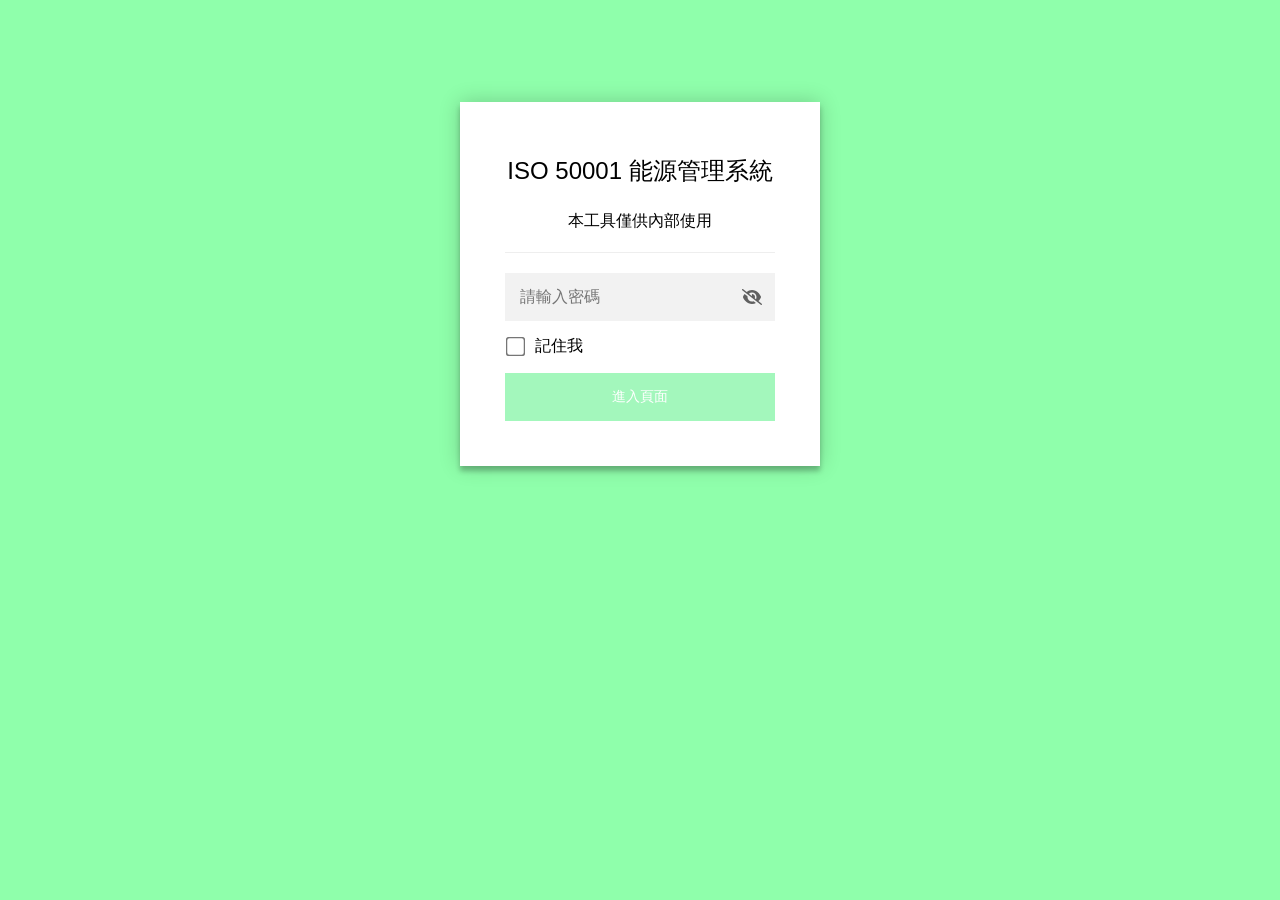
<file: index.html>
<!DOCTYPE html>
<html class="staticrypt-html">
    <head>
        <meta charset="utf-8" />
        <title>ISO 50001 能源管理系統</title>
        <meta name="viewport" content="width=device-width, initial-scale=1" />

        <!-- do not cache this page -->
        <meta http-equiv="cache-control" content="max-age=0" />
        <meta http-equiv="cache-control" content="no-cache" />
        <meta http-equiv="expires" content="0" />
        <meta http-equiv="expires" content="Tue, 01 Jan 1980 1:00:00 GMT" />
        <meta http-equiv="pragma" content="no-cache" />

        <style>
            .staticrypt-hr {
                margin-top: 20px;
                margin-bottom: 20px;
                border: 0;
                border-top: 1px solid #eee;
            }

            .staticrypt-page {
                width: 360px;
                padding: 8% 0 0;
                margin: auto;
                box-sizing: border-box;
            }

            .staticrypt-form {
                position: relative;
                z-index: 1;
                background: #ffffff;
                max-width: 360px;
                margin: 0 auto 100px;
                padding: 45px;
                text-align: center;
                box-shadow: 0 0 20px 0 rgba(0, 0, 0, 0.2), 0 5px 5px 0 rgba(0, 0, 0, 0.24);
            }

            .staticrypt-form input[type="password"],
            input[type="text"] {
                background: inherit;
                border: 0;
                box-sizing: border-box; /* This ensures padding is included in the total width */
                font-size: 14px;
                outline: 0;
                padding: 15px 30px 15px 15px; /* Adjust the padding to ensure there is space for the icon */
                width: 100%;
            }

            .staticrypt-password-container {
                position: relative;
                outline: 0;
                background: #f2f2f2;
                width: 100%;
                border: 0;
                margin: 0 0 15px;
                box-sizing: border-box;
            }

            .staticrypt-toggle-password-visibility {
                cursor: pointer;
                height: 20px;
                opacity: 60%;
                padding: 13px;
                position: absolute;
                right: 0;
                top: 50%;
                transform: translateY(-50%);
                width: 20px;
            }

            .staticrypt-form .staticrypt-decrypt-button {
                text-transform: uppercase;
                outline: 0;
                background: #a3f7bc;
                width: 100%;
                border: 0;
                padding: 15px;
                color: #ffffff;
                font-size: 14px;
                cursor: pointer;
            }

            .staticrypt-form .staticrypt-decrypt-button:hover,
            .staticrypt-form .staticrypt-decrypt-button:active,
            .staticrypt-form .staticrypt-decrypt-button:focus {
                background: #a3f7bc;
                filter: brightness(92%);
            }

            .staticrypt-html {
                height: 100%;
            }

            .staticrypt-body {
                height: 100%;
                margin: 0;
            }

            .staticrypt-content {
                height: 100%;
                margin-bottom: 1em;
                background: #8fffab;
                font-family: "Arial", sans-serif;
                -webkit-font-smoothing: antialiased;
                -moz-osx-font-smoothing: grayscale;
            }

            .staticrypt-instructions {
                margin-top: -1em;
                margin-bottom: 1em;
            }

            .staticrypt-title {
                font-size: 1.5em;
            }

            label.staticrypt-remember {
                display: flex;
                align-items: center;
                margin-bottom: 1em;
            }

            .staticrypt-remember input[type="checkbox"] {
                transform: scale(1.5);
                margin-right: 1em;
            }

            .hidden {
                display: none !important;
            }

            .staticrypt-spinner-container {
                height: 100%;
                display: flex;
                align-items: center;
                justify-content: center;
            }

            .staticrypt-spinner {
                display: inline-block;
                width: 2rem;
                height: 2rem;
                vertical-align: text-bottom;
                border: 0.25em solid gray;
                border-right-color: transparent;
                border-radius: 50%;
                -webkit-animation: spinner-border 0.75s linear infinite;
                animation: spinner-border 0.75s linear infinite;
                animation-duration: 0.75s;
                animation-timing-function: linear;
                animation-delay: 0s;
                animation-iteration-count: infinite;
                animation-direction: normal;
                animation-fill-mode: none;
                animation-play-state: running;
                animation-name: spinner-border;
            }

            @keyframes spinner-border {
                100% {
                    transform: rotate(360deg);
                }
            }

            @media screen and (-webkit-min-device-pixel-ratio: 0) {
                .staticrypt-form input[type="password"],
                input[type="text"] {
                    font-size: 16px;
                }
            }
        </style>
    </head>

    <body class="staticrypt-body">
        <div id="staticrypt_loading" class="staticrypt-spinner-container">
            <div class="staticrypt-spinner"></div>
        </div>

        <div id="staticrypt_content" class="staticrypt-content hidden">
            <div class="staticrypt-page">
                <div class="staticrypt-form">
                    <div class="staticrypt-instructions">
                        <p class="staticrypt-title">ISO 50001 能源管理系統</p>
                        <p>本工具僅供內部使用</p>
                    </div>

                    <hr class="staticrypt-hr" />

                    <form id="staticrypt-form" action="#" method="post">
                        <div class="staticrypt-password-container">
                            <input
                                id="staticrypt-password"
                                type="password"
                                name="password"
                                placeholder="請輸入密碼"
                                autofocus
                            />

                            <img
                                class="staticrypt-toggle-password-visibility"
                                alt="template_toggle_show"
                                title="template_toggle_show"
                                src="[data-uri]"
                            />
                        </div>

                        <label id="staticrypt-remember-label" class="staticrypt-remember hidden">
                            <input id="staticrypt-remember" type="checkbox" name="remember" />
                            記住我
                        </label>

                        <input type="submit" class="staticrypt-decrypt-button" value="進入頁面" />
                    </form>
                </div>
            </div>
        </div>

        <script>
            // these variables will be filled when generating the file - the template format is 'variable_name'
            const staticryptInitiator = 
            ((function(){
  const exports = {};
  const cryptoEngine = ((function(){
  const exports = {};
  const { subtle } = crypto;

const IV_BITS = 16 * 8;
const HEX_BITS = 4;
const ENCRYPTION_ALGO = "AES-CBC";

/**
 * Translates between utf8 encoded hexadecimal strings
 * and Uint8Array bytes.
 */
const HexEncoder = {
    /**
     * hex string -> bytes
     * @param {string} hexString
     * @returns {Uint8Array}
     */
    parse: function (hexString) {
        if (hexString.length % 2 !== 0) throw "Invalid hexString";
        const arrayBuffer = new Uint8Array(hexString.length / 2);

        for (let i = 0; i < hexString.length; i += 2) {
            const byteValue = parseInt(hexString.substring(i, i + 2), 16);
            if (isNaN(byteValue)) {
                throw "Invalid hexString";
            }
            arrayBuffer[i / 2] = byteValue;
        }
        return arrayBuffer;
    },

    /**
     * bytes -> hex string
     * @param {Uint8Array} bytes
     * @returns {string}
     */
    stringify: function (bytes) {
        const hexBytes = [];

        for (let i = 0; i < bytes.length; ++i) {
            let byteString = bytes[i].toString(16);
            if (byteString.length < 2) {
                byteString = "0" + byteString;
            }
            hexBytes.push(byteString);
        }
        return hexBytes.join("");
    },
};

/**
 * Translates between utf8 strings and Uint8Array bytes.
 */
const UTF8Encoder = {
    parse: function (str) {
        return new TextEncoder().encode(str);
    },

    stringify: function (bytes) {
        return new TextDecoder().decode(bytes);
    },
};

/**
 * Salt and encrypt a msg with a password.
 */
async function encrypt(msg, hashedPassword) {
    // Must be 16 bytes, unpredictable, and preferably cryptographically random. However, it need not be secret.
    // https://developer.mozilla.org/en-US/docs/Web/API/SubtleCrypto/encrypt#parameters
    const iv = crypto.getRandomValues(new Uint8Array(IV_BITS / 8));

    const key = await subtle.importKey("raw", HexEncoder.parse(hashedPassword), ENCRYPTION_ALGO, false, ["encrypt"]);

    const encrypted = await subtle.encrypt(
        {
            name: ENCRYPTION_ALGO,
            iv: iv,
        },
        key,
        UTF8Encoder.parse(msg)
    );

    // iv will be 32 hex characters, we prepend it to the ciphertext for use in decryption
    return HexEncoder.stringify(iv) + HexEncoder.stringify(new Uint8Array(encrypted));
}
exports.encrypt = encrypt;

/**
 * Decrypt a salted msg using a password.
 *
 * @param {string} encryptedMsg
 * @param {string} hashedPassword
 * @returns {Promise<string>}
 */
async function decrypt(encryptedMsg, hashedPassword) {
    const ivLength = IV_BITS / HEX_BITS;
    const iv = HexEncoder.parse(encryptedMsg.substring(0, ivLength));
    const encrypted = encryptedMsg.substring(ivLength);

    const key = await subtle.importKey("raw", HexEncoder.parse(hashedPassword), ENCRYPTION_ALGO, false, ["decrypt"]);

    const outBuffer = await subtle.decrypt(
        {
            name: ENCRYPTION_ALGO,
            iv: iv,
        },
        key,
        HexEncoder.parse(encrypted)
    );

    return UTF8Encoder.stringify(new Uint8Array(outBuffer));
}
exports.decrypt = decrypt;

/**
 * Salt and hash the password so it can be stored in localStorage without opening a password reuse vulnerability.
 *
 * @param {string} password
 * @param {string} salt
 * @returns {Promise<string>}
 */
async function hashPassword(password, salt) {
    // we hash the password in multiple steps, each adding more iterations. This is because we used to allow less
    // iterations, so for backward compatibility reasons, we need to support going from that to more iterations.
    let hashedPassword = await hashLegacyRound(password, salt);

    hashedPassword = await hashSecondRound(hashedPassword, salt);

    return hashThirdRound(hashedPassword, salt);
}
exports.hashPassword = hashPassword;

/**
 * This hashes the password with 1k iterations. This is a low number, we need this function to support backwards
 * compatibility.
 *
 * @param {string} password
 * @param {string} salt
 * @returns {Promise<string>}
 */
function hashLegacyRound(password, salt) {
    return pbkdf2(password, salt, 1000, "SHA-1");
}
exports.hashLegacyRound = hashLegacyRound;

/**
 * Add a second round of iterations. This is because we used to use 1k, so for backwards compatibility with
 * remember-me/autodecrypt links, we need to support going from that to more iterations.
 *
 * @param hashedPassword
 * @param salt
 * @returns {Promise<string>}
 */
function hashSecondRound(hashedPassword, salt) {
    return pbkdf2(hashedPassword, salt, 14000, "SHA-256");
}
exports.hashSecondRound = hashSecondRound;

/**
 * Add a third round of iterations to bring total number to 600k. This is because we used to use 1k, then 15k, so for
 * backwards compatibility with remember-me/autodecrypt links, we need to support going from that to more iterations.
 *
 * @param hashedPassword
 * @param salt
 * @returns {Promise<string>}
 */
function hashThirdRound(hashedPassword, salt) {
    return pbkdf2(hashedPassword, salt, 585000, "SHA-256");
}
exports.hashThirdRound = hashThirdRound;

/**
 * Salt and hash the password so it can be stored in localStorage without opening a password reuse vulnerability.
 *
 * @param {string} password
 * @param {string} salt
 * @param {int} iterations
 * @param {string} hashAlgorithm
 * @returns {Promise<string>}
 */
async function pbkdf2(password, salt, iterations, hashAlgorithm) {
    const key = await subtle.importKey("raw", UTF8Encoder.parse(password), "PBKDF2", false, ["deriveBits"]);

    const keyBytes = await subtle.deriveBits(
        {
            name: "PBKDF2",
            hash: hashAlgorithm,
            iterations,
            salt: UTF8Encoder.parse(salt),
        },
        key,
        256
    );

    return HexEncoder.stringify(new Uint8Array(keyBytes));
}

function generateRandomSalt() {
    const bytes = crypto.getRandomValues(new Uint8Array(128 / 8));

    return HexEncoder.stringify(new Uint8Array(bytes));
}
exports.generateRandomSalt = generateRandomSalt;

async function signMessage(hashedPassword, message) {
    const key = await subtle.importKey(
        "raw",
        HexEncoder.parse(hashedPassword),
        {
            name: "HMAC",
            hash: "SHA-256",
        },
        false,
        ["sign"]
    );
    const signature = await subtle.sign("HMAC", key, UTF8Encoder.parse(message));

    return HexEncoder.stringify(new Uint8Array(signature));
}
exports.signMessage = signMessage;

function getRandomAlphanum() {
    const possibleCharacters = "abcdefghijklmnopqrstuvwxyzABCDEFGHIJKLMNOPQRSTUVWXYZ0123456789";

    let byteArray;
    let parsedInt;

    // Keep generating new random bytes until we get a value that falls
    // within a range that can be evenly divided by possibleCharacters.length
    do {
        byteArray = crypto.getRandomValues(new Uint8Array(1));
        // extract the lowest byte to get an int from 0 to 255 (probably unnecessary, since we're only generating 1 byte)
        parsedInt = byteArray[0] & 0xff;
    } while (parsedInt >= 256 - (256 % possibleCharacters.length));

    // Take the modulo of the parsed integer to get a random number between 0 and totalLength - 1
    const randomIndex = parsedInt % possibleCharacters.length;

    return possibleCharacters[randomIndex];
}

/**
 * Generate a random string of a given length.
 *
 * @param {int} length
 * @returns {string}
 */
function generateRandomString(length) {
    let randomString = "";

    for (let i = 0; i < length; i++) {
        randomString += getRandomAlphanum();
    }

    return randomString;
}
exports.generateRandomString = generateRandomString;

  return exports;
})());
const codec = ((function(){
  const exports = {};
  /**
 * Initialize the codec with the provided cryptoEngine - this return functions to encode and decode messages.
 *
 * @param cryptoEngine - the engine to use for encryption / decryption
 */
function init(cryptoEngine) {
    const exports = {};

    /**
     * Top-level function for encoding a message.
     * Includes password hashing, encryption, and signing.
     *
     * @param {string} msg
     * @param {string} password
     * @param {string} salt
     *
     * @returns {string} The encoded text
     */
    async function encode(msg, password, salt) {
        const hashedPassword = await cryptoEngine.hashPassword(password, salt);

        const encrypted = await cryptoEngine.encrypt(msg, hashedPassword);

        // we use the hashed password in the HMAC because this is effectively what will be used a password (so we can store
        // it in localStorage safely, we don't use the clear text password)
        const hmac = await cryptoEngine.signMessage(hashedPassword, encrypted);

        return hmac + encrypted;
    }
    exports.encode = encode;

    /**
     * Encode using a password that has already been hashed. This is useful to encode multiple messages in a row, that way
     * we don't need to hash the password multiple times.
     *
     * @param {string} msg
     * @param {string} hashedPassword
     *
     * @returns {string} The encoded text
     */
    async function encodeWithHashedPassword(msg, hashedPassword) {
        const encrypted = await cryptoEngine.encrypt(msg, hashedPassword);

        // we use the hashed password in the HMAC because this is effectively what will be used a password (so we can store
        // it in localStorage safely, we don't use the clear text password)
        const hmac = await cryptoEngine.signMessage(hashedPassword, encrypted);

        return hmac + encrypted;
    }
    exports.encodeWithHashedPassword = encodeWithHashedPassword;

    /**
     * Top-level function for decoding a message.
     * Includes signature check and decryption.
     *
     * @param {string} signedMsg
     * @param {string} hashedPassword
     * @param {string} salt
     * @param {int} backwardCompatibleAttempt
     * @param {string} originalPassword
     *
     * @returns {Object} {success: true, decoded: string} | {success: false, message: string}
     */
    async function decode(signedMsg, hashedPassword, salt, backwardCompatibleAttempt = 0, originalPassword = "") {
        const encryptedHMAC = signedMsg.substring(0, 64);
        const encryptedMsg = signedMsg.substring(64);
        const decryptedHMAC = await cryptoEngine.signMessage(hashedPassword, encryptedMsg);

        if (decryptedHMAC !== encryptedHMAC) {
            // we have been raising the number of iterations in the hashing algorithm multiple times, so to support the old
            // remember-me/autodecrypt links we need to try bringing the old hashes up to speed.
            originalPassword = originalPassword || hashedPassword;
            if (backwardCompatibleAttempt === 0) {
                const updatedHashedPassword = await cryptoEngine.hashThirdRound(originalPassword, salt);

                return decode(signedMsg, updatedHashedPassword, salt, backwardCompatibleAttempt + 1, originalPassword);
            }
            if (backwardCompatibleAttempt === 1) {
                let updatedHashedPassword = await cryptoEngine.hashSecondRound(originalPassword, salt);
                updatedHashedPassword = await cryptoEngine.hashThirdRound(updatedHashedPassword, salt);

                return decode(signedMsg, updatedHashedPassword, salt, backwardCompatibleAttempt + 1, originalPassword);
            }

            return { success: false, message: "Signature mismatch" };
        }

        return {
            success: true,
            decoded: await cryptoEngine.decrypt(encryptedMsg, hashedPassword),
        };
    }
    exports.decode = decode;

    return exports;
}
exports.init = init;

  return exports;
})());
const decode = codec.init(cryptoEngine).decode;

/**
 * Initialize the staticrypt module, that exposes functions callbable by the password_template.
 *
 * @param {{
 *  staticryptEncryptedMsgUniqueVariableName: string,
 *  isRememberEnabled: boolean,
 *  rememberDurationInDays: number,
 *  staticryptSaltUniqueVariableName: string,
 * }} staticryptConfig - object of data that is stored on the password_template at encryption time.
 *
 * @param {{
 *  rememberExpirationKey: string,
 *  rememberPassphraseKey: string,
 *  replaceHtmlCallback: function,
 *  clearLocalStorageCallback: function,
 * }} templateConfig - object of data that can be configured by a custom password_template.
 */
function init(staticryptConfig, templateConfig) {
    const exports = {};

    /**
     * Decrypt our encrypted page, replace the whole HTML.
     *
     * @param {string} hashedPassword
     * @returns {Promise<boolean>}
     */
    async function decryptAndReplaceHtml(hashedPassword) {
        const { staticryptEncryptedMsgUniqueVariableName, staticryptSaltUniqueVariableName } = staticryptConfig;
        const { replaceHtmlCallback } = templateConfig;

        const result = await decode(
            staticryptEncryptedMsgUniqueVariableName,
            hashedPassword,
            staticryptSaltUniqueVariableName
        );
        if (!result.success) {
            return false;
        }
        const plainHTML = result.decoded;

        // if the user configured a callback call it, otherwise just replace the whole HTML
        if (typeof replaceHtmlCallback === "function") {
            replaceHtmlCallback(plainHTML);
        } else {
            document.write(plainHTML);
            document.close();
        }

        return true;
    }

    /**
     * Attempt to decrypt the page and replace the whole HTML.
     *
     * @param {string} password
     * @param {boolean} isRememberChecked
     *
     * @returns {Promise<{isSuccessful: boolean, hashedPassword?: string}>} - we return an object, so that if we want to
     *   expose more information in the future we can do it without breaking the password_template
     */
    async function handleDecryptionOfPage(password, isRememberChecked) {
        const { staticryptSaltUniqueVariableName } = staticryptConfig;

        // decrypt and replace the whole page
        const hashedPassword = await cryptoEngine.hashPassword(password, staticryptSaltUniqueVariableName);
        return handleDecryptionOfPageFromHash(hashedPassword, isRememberChecked);
    }
    exports.handleDecryptionOfPage = handleDecryptionOfPage;

    async function handleDecryptionOfPageFromHash(hashedPassword, isRememberChecked) {
        const { isRememberEnabled, rememberDurationInDays } = staticryptConfig;
        const { rememberExpirationKey, rememberPassphraseKey } = templateConfig;

        const isDecryptionSuccessful = await decryptAndReplaceHtml(hashedPassword);

        if (!isDecryptionSuccessful) {
            return {
                isSuccessful: false,
                hashedPassword,
            };
        }

        // remember the hashedPassword and set its expiration if necessary
        if (isRememberEnabled && isRememberChecked) {
            window.localStorage.setItem(rememberPassphraseKey, hashedPassword);

            // set the expiration if the duration isn't 0 (meaning no expiration)
            if (rememberDurationInDays > 0) {
                window.localStorage.setItem(
                    rememberExpirationKey,
                    (new Date().getTime() + rememberDurationInDays * 24 * 60 * 60 * 1000).toString()
                );
            }
        }

        return {
            isSuccessful: true,
            hashedPassword,
        };
    }
    exports.handleDecryptionOfPageFromHash = handleDecryptionOfPageFromHash;

    /**
     * Clear localstorage from staticrypt related values
     */
    function clearLocalStorage() {
        const { clearLocalStorageCallback, rememberExpirationKey, rememberPassphraseKey } = templateConfig;

        if (typeof clearLocalStorageCallback === "function") {
            clearLocalStorageCallback();
        } else {
            localStorage.removeItem(rememberPassphraseKey);
            localStorage.removeItem(rememberExpirationKey);
        }
    }

    async function handleDecryptOnLoad() {
        let isSuccessful = await decryptOnLoadFromUrl();

        if (!isSuccessful) {
            isSuccessful = await decryptOnLoadFromRememberMe();
        }

        return { isSuccessful };
    }
    exports.handleDecryptOnLoad = handleDecryptOnLoad;

    /**
     * Clear storage if we are logging out
     *
     * @returns {boolean} - whether we logged out
     */
    function logoutIfNeeded() {
        const logoutKey = "staticrypt_logout";

        // handle logout through query param
        const queryParams = new URLSearchParams(window.location.search);
        if (queryParams.has(logoutKey)) {
            clearLocalStorage();
            return true;
        }

        // handle logout through URL fragment
        const hash = window.location.hash.substring(1);
        if (hash.includes(logoutKey)) {
            clearLocalStorage();
            return true;
        }

        return false;
    }

    /**
     * To be called on load: check if we want to try to decrypt and replace the HTML with the decrypted content, and
     * try to do it if needed.
     *
     * @returns {Promise<boolean>} true if we derypted and replaced the whole page, false otherwise
     */
    async function decryptOnLoadFromRememberMe() {
        const { rememberDurationInDays } = staticryptConfig;
        const { rememberExpirationKey, rememberPassphraseKey } = templateConfig;

        // if we are login out, terminate
        if (logoutIfNeeded()) {
            return false;
        }

        // if there is expiration configured, check if we're not beyond the expiration
        if (rememberDurationInDays && rememberDurationInDays > 0) {
            const expiration = localStorage.getItem(rememberExpirationKey),
                isExpired = expiration && new Date().getTime() > parseInt(expiration);

            if (isExpired) {
                clearLocalStorage();
                return false;
            }
        }

        const hashedPassword = localStorage.getItem(rememberPassphraseKey);

        if (hashedPassword) {
            // try to decrypt
            const isDecryptionSuccessful = await decryptAndReplaceHtml(hashedPassword);

            // if the decryption is unsuccessful the password might be wrong - silently clear the saved data and let
            // the user fill the password form again
            if (!isDecryptionSuccessful) {
                clearLocalStorage();
                return false;
            }

            return true;
        }

        return false;
    }

    async function decryptOnLoadFromUrl() {
        const passwordKey = "staticrypt_pwd";
        const rememberMeKey = "remember_me";

        // try to get the password from the query param (for backward compatibility - we now want to avoid this method,
        // since it sends the hashed password to the server which isn't needed)
        const queryParams = new URLSearchParams(window.location.search);
        const hashedPasswordQuery = queryParams.get(passwordKey);
        const rememberMeQuery = queryParams.get(rememberMeKey);

        const urlFragment = window.location.hash.substring(1);
        // get the password from the url fragment
        const hashedPasswordRegexMatch = urlFragment.match(new RegExp(passwordKey + "=([^&]*)"));
        const hashedPasswordFragment = hashedPasswordRegexMatch ? hashedPasswordRegexMatch[1] : null;
        const rememberMeFragment = urlFragment.includes(rememberMeKey);

        const hashedPassword = hashedPasswordFragment || hashedPasswordQuery;
        const rememberMe = rememberMeFragment || rememberMeQuery;

        if (hashedPassword) {
            return handleDecryptionOfPageFromHash(hashedPassword, rememberMe);
        }

        return false;
    }

    return exports;
}
exports.init = init;

  return exports;
})());
        ;
            const templateError = "template_error",
                templateToggleAltShow = "template_toggle_show",
                templateToggleAltHide = "template_toggle_hide",
                isRememberEnabled = true,
                staticryptConfig = {"staticryptEncryptedMsgUniqueVariableName":"[base64]","isRememberEnabled":true,"rememberDurationInDays":0,"staticryptSaltUniqueVariableName":"6c97f2c1f0d82ed85ffb8510a7294345"};

            // you can edit these values to customize some of the behavior of StatiCrypt
            const templateConfig = {
                rememberExpirationKey: "staticrypt_expiration",
                rememberPassphraseKey: "staticrypt_passphrase",
                replaceHtmlCallback: null,
                clearLocalStorageCallback: null,
            };

            // init the staticrypt engine
            const staticrypt = staticryptInitiator.init(staticryptConfig, templateConfig);

            // try to automatically decrypt on load if there is a saved password
            window.onload = async function () {
                const { isSuccessful } = await staticrypt.handleDecryptOnLoad();

                // if we didn't decrypt anything on load, show the password prompt. Otherwise the content has already been
                // replaced, no need to do anything
                if (!isSuccessful) {
                    // hide loading screen
                    document.getElementById("staticrypt_loading").classList.add("hidden");
                    document.getElementById("staticrypt_content").classList.remove("hidden");
                    document.getElementById("staticrypt-password").focus();

                    // show the remember me checkbox
                    if (isRememberEnabled) {
                        document.getElementById("staticrypt-remember-label").classList.remove("hidden");
                    }
                }
            };

            // toggle password visibility
            const toggleIcon = document.querySelector(".staticrypt-toggle-password-visibility");
            // these two icons are coming from FontAwesome
            const imgSrcEyeClosed =
                "[data-uri]";
            const imgSrcEyeOpened =
                "[data-uri]";
            toggleIcon.addEventListener("click", function () {
                const passwordInput = document.getElementById("staticrypt-password");
                if (passwordInput.type === "password") {
                    passwordInput.type = "text";
                    toggleIcon.src = imgSrcEyeOpened;
                    toggleIcon.alt = templateToggleAltHide;
                    toggleIcon.title = templateToggleAltHide;
                } else {
                    passwordInput.type = "password";
                    toggleIcon.src = imgSrcEyeClosed;
                    toggleIcon.alt = templateToggleAltShow;
                    toggleIcon.title = templateToggleAltShow;
                }
            });

            // handle password form submission
            document.getElementById("staticrypt-form").addEventListener("submit", async function (e) {
                e.preventDefault();

                const password = document.getElementById("staticrypt-password").value,
                    isRememberChecked = document.getElementById("staticrypt-remember").checked;

                const { isSuccessful } = await staticrypt.handleDecryptionOfPage(password, isRememberChecked);

                if (!isSuccessful) {
                    alert(templateError);
                }
            });
        </script>
    </body>
</html>
</file>
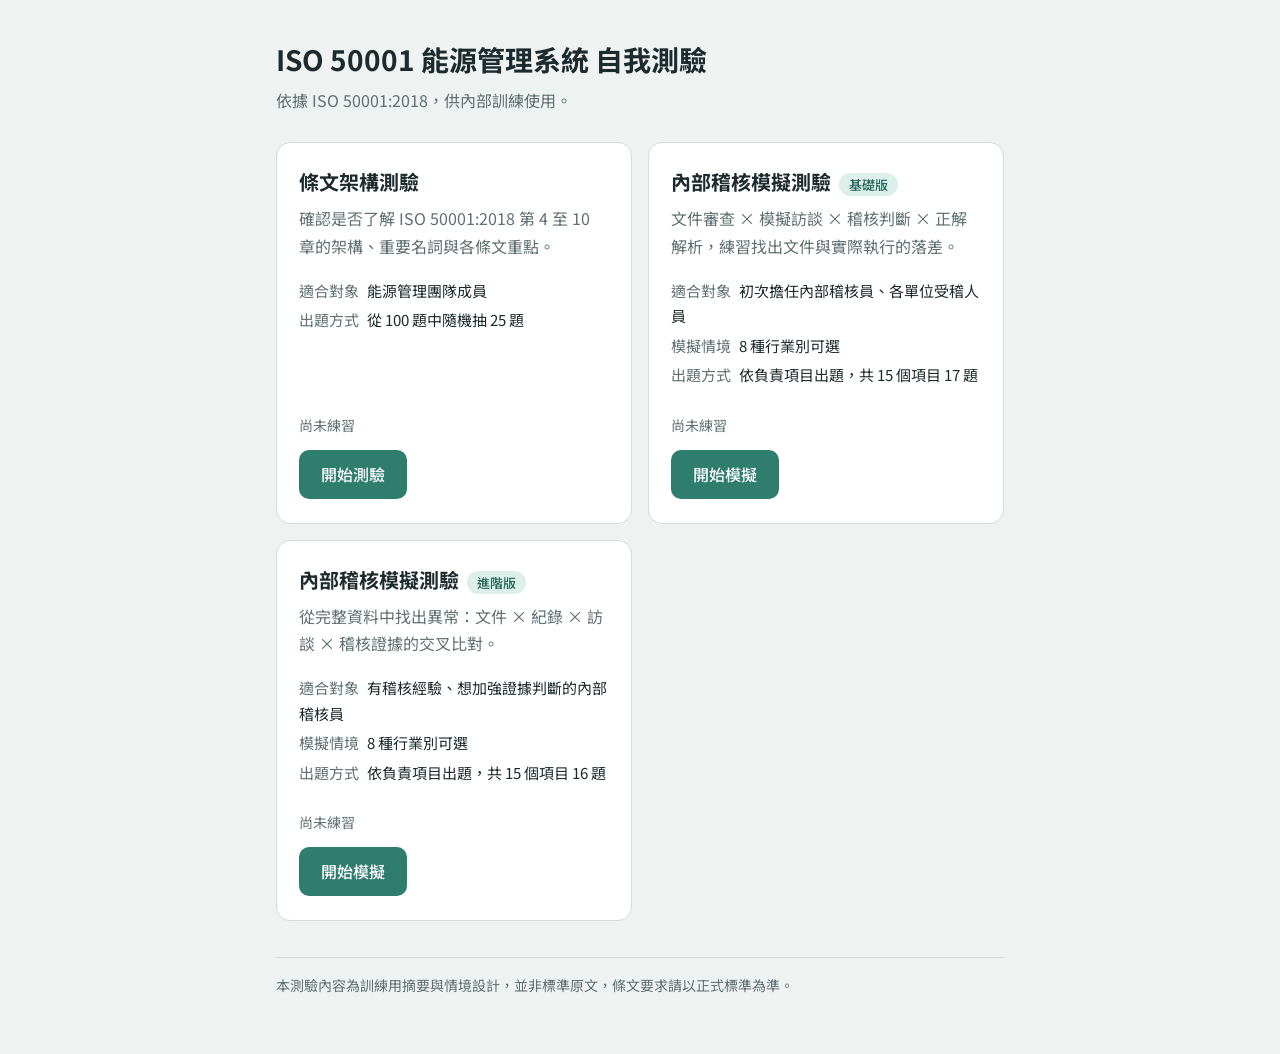
<file: index (1).html>
<!DOCTYPE html>
<html lang="zh-Hant">
<head>
<meta charset="UTF-8">
<meta name="viewport" content="width=device-width, initial-scale=1.0">
<title>ISO 50001 能源管理系統 自我測驗</title>
<link rel="preconnect" href="https://fonts.googleapis.com">
<link rel="preconnect" href="https://fonts.gstatic.com" crossorigin>
<link href="https://fonts.googleapis.com/css2?family=Noto+Sans+TC:wght@400;500;700&display=swap" rel="stylesheet">
<style>
:root {
  --bg: #eef2f1;
  --panel: #ffffff;
  --ink: #1d2a2e;
  --muted: #5f6f72;
  --line: #d3dcda;
  --accent: #2f7d6d;
  --accent-dark: #25665a;
  --accent-soft: #dcefe9;
  --wrong: #b5473a;
  --wrong-soft: #f6e1dd;
  --scenario: #f3f6f5;
  color-scheme: light;
}

* { box-sizing: border-box; }

body {
  margin: 0;
  background: var(--bg);
  color: var(--ink);
  font-family: "Noto Sans TC", "PingFang TC", "Microsoft JhengHei", sans-serif;
  line-height: 1.7;
}

.wrap {
  max-width: 760px;
  margin: 0 auto;
  padding: 40px 16px 56px;
}

a { color: var(--accent-dark); }

h1 { font-size: 28px; line-height: 1.4; margin: 0 0 8px; }
h2 { font-size: 20px; line-height: 1.5; margin: 0 0 8px; }
p { margin: 0 0 12px; }

.lead { color: var(--muted); max-width: 36em; }

.back {
  display: inline-block;
  margin-bottom: 20px;
  font-size: 15px;
  text-decoration: none;
}
.back:hover { text-decoration: underline; }

/* ---------- 首頁 ---------- */
.site-head { margin-bottom: 28px; }

.choices {
  display: grid;
  grid-template-columns: repeat(auto-fit, minmax(260px, 1fr));
  gap: 16px;
}

.card {
  display: flex;
  flex-direction: column;
  background: var(--panel);
  border: 1.5px solid var(--line);
  border-radius: 14px;
  padding: 24px 22px;
  color: inherit;
  text-decoration: none;
}
.card:hover { border-color: var(--accent); }
.card:focus-visible { outline: 3px solid var(--accent); outline-offset: 3px; }

.card p { color: var(--muted); }

.meta {
  margin: 4px 0 16px;
  padding: 0;
  list-style: none;
  font-size: 15px;
}
.meta li { padding: 2px 0; }
.meta span { color: var(--muted); display: inline-block; min-width: 4.5em; }

.status { font-size: 14px; color: var(--muted); margin-top: auto; padding-top: 8px; }
.status.done { color: var(--accent-dark); }

.card .btn { margin-top: 12px; align-self: flex-start; }

.site-foot {
  margin-top: 36px;
  padding-top: 16px;
  border-top: 1px solid var(--line);
  font-size: 14px;
  color: var(--muted);
}

/* ---------- 單元列表 ---------- */
.units { display: grid; gap: 12px; margin-top: 20px; }
.unit {
  display: grid;
  grid-template-columns: 1fr auto;
  gap: 4px 16px;
  align-items: start;
}
.unit h2 { margin: 0; }
.unit .count { font-size: 15px; color: var(--muted); white-space: nowrap; }
.unit p, .unit .status { grid-column: 1 / -1; margin: 0; }

/* ---------- 說明頁與作答 ---------- */
.panel {
  background: var(--panel);
  border: 1px solid var(--line);
  border-radius: 14px;
  padding: 28px 24px;
}

.quiz-top {
  display: flex;
  justify-content: space-between;
  align-items: baseline;
  gap: 12px;
  margin-bottom: 12px;
  font-size: 14px;
  color: var(--muted);
}
.quiz-top .back { margin: 0; }

.progress { height: 6px; background: var(--line); border-radius: 3px; overflow: hidden; }
.progress-bar { height: 100%; width: 0; background: var(--accent); transition: width .3s ease; }
.count-line { color: var(--muted); font-size: 14px; margin: 12px 0 8px; }

.scenario {
  background: var(--scenario);
  border-left: 4px solid var(--accent);
  border-radius: 6px;
  padding: 12px 16px;
  margin-bottom: 16px;
}
.scenario-label { font-size: 14px; color: var(--muted); display: block; }

.question { font-size: 20px; font-weight: 500; line-height: 1.55; margin: 0 0 18px; }

.options { display: grid; gap: 10px; }
.option {
  font: inherit;
  font-size: 16px;
  text-align: left;
  line-height: 1.55;
  padding: 13px 16px;
  background: var(--panel);
  color: var(--ink);
  border: 1.5px solid var(--line);
  border-radius: 10px;
  cursor: pointer;
}
.option:hover:not(:disabled) { border-color: var(--accent); }
.option:disabled { cursor: default; }
.option.correct { border-color: var(--accent); background: var(--accent-soft); }
.option.wrong { border-color: var(--wrong); background: var(--wrong-soft); }

.feedback {
  margin-top: 16px;
  padding: 14px 16px;
  border-radius: 10px;
  background: var(--scenario);
}
.feedback strong { display: block; margin-bottom: 4px; }
.feedback .ok { color: var(--accent-dark); }
.feedback .ng { color: var(--wrong); }
.clause { font-size: 14px; color: var(--muted); margin: 6px 0 0; }

.btn {
  display: inline-block;
  font: inherit;
  font-weight: 500;
  font-size: 16px;
  padding: 11px 22px;
  background: var(--accent);
  color: #fff;
  border: none;
  border-radius: 10px;
  cursor: pointer;
  text-decoration: none;
}
.btn:hover { background: var(--accent-dark); }
.btn.secondary { background: transparent; color: var(--accent-dark); border: 1.5px solid var(--accent); }
.btn.secondary:hover { background: var(--accent-soft); }

.option:focus-visible, .btn:focus-visible, .back:focus-visible {
  outline: 3px solid var(--accent);
  outline-offset: 2px;
}

.actions { display: flex; flex-wrap: wrap; gap: 10px; margin-top: 20px; }

/* ---------- 結果 ---------- */
.score { font-size: 52px; font-weight: 700; color: var(--accent); line-height: 1.2; margin: 8px 0; }
.score small { font-size: 20px; color: var(--muted); font-weight: 500; margin-left: 8px; }

.review { list-style: none; padding: 0; margin: 24px 0 0; }
.review li { padding: 12px 0; border-top: 1px solid var(--line); font-size: 15px; }
.review .mark { font-weight: 700; margin-right: 6px; }
.review .mark.ok { color: var(--accent-dark); }
.review .mark.ng { color: var(--wrong); }
.review .detail { color: var(--muted); display: block; margin-top: 2px; }

@media (max-width: 480px) {
  .wrap { padding-top: 24px; }
  h1 { font-size: 24px; }
  .panel { padding: 22px 18px; }
  .question { font-size: 18px; }
}

@media (prefers-reduced-motion: reduce) {
  .progress-bar { transition: none; }
}

/* ---------- 考試模式：已選擇 ---------- */
.option.selected { border-color: var(--accent); background: var(--accent-soft); font-weight: 500; }

/* ---------- 結果：分數與錯誤說明 ---------- */
.tally { font-size: 17px; margin-bottom: 4px; }
.tally .ok, .answers .ok { color: var(--accent-dark); }
.tally .ng, .answers .ng { color: var(--wrong); }

.result-section { margin-top: 16px; }
.result-section h2 { margin-bottom: 12px; }
.all-right { color: var(--accent-dark); margin: 0; }

.wrong-list { list-style: none; padding: 0; margin: 0; }
.wrong-item { padding: 16px 0; border-top: 1px solid var(--line); }
.wrong-item:first-child { border-top: none; padding-top: 4px; }
.wrong-no { font-size: 14px; color: var(--muted); margin-bottom: 4px; }
.wrong-no span { margin-left: 10px; padding: 1px 8px; border-radius: 4px; background: var(--scenario); }
.wrong-scenario { font-size: 15px; color: var(--muted); border-left: 3px solid var(--line); padding-left: 10px; }
.wrong-q { font-weight: 500; margin-bottom: 8px; }

.answers { margin: 0 0 8px; display: grid; gap: 4px; }
.answers div { display: flex; gap: 10px; }
.answers dt { flex: 0 0 4.5em; color: var(--muted); font-size: 15px; }
.answers dd { margin: 0; }

.explain { background: var(--scenario); border-radius: 8px; padding: 10px 14px; margin: 0; font-size: 15px; }
.explain strong { display: block; font-size: 14px; color: var(--muted); font-weight: 500; }

details summary { cursor: pointer; font-weight: 500; color: var(--accent-dark); }
details summary:focus-visible { outline: 3px solid var(--accent); outline-offset: 2px; }
details .review { margin-top: 12px; }

/* ---------- 稽核模擬 ---------- */
h2.sub { font-size: 18px; color: var(--accent-dark); margin: 26px 0 10px; }

.steps { display: flex; flex-wrap: wrap; gap: 6px; margin-bottom: 14px; font-size: 13px; }
.step { padding: 3px 10px; border-radius: 12px; background: var(--panel); border: 1px solid var(--line); color: var(--muted); }
.step.on { background: var(--accent); border-color: var(--accent); color: #fff; }
.step.done { background: var(--accent-soft); border-color: var(--accent-soft); color: var(--accent-dark); }

.pick-grid { display: grid; grid-template-columns: repeat(auto-fit, minmax(230px, 1fr)); gap: 10px; margin-top: 8px; }
.pick { display: block; border: 1.5px solid var(--line); border-radius: 10px; padding: 12px 14px; cursor: pointer; }
.pick:hover { border-color: var(--accent); background: var(--scenario); }
.pick input { margin-right: 8px; accent-color: var(--accent); }
.pick strong { font-weight: 500; }
.pick small { display: block; color: var(--muted); margin: 2px 0 6px; line-height: 1.5; }
.pick:focus-within { outline: 3px solid var(--accent); outline-offset: 2px; }

.clause-tag { display: inline-block; background: var(--accent-soft); color: var(--accent-dark); padding: 1px 10px; border-radius: 12px; font-size: 13px; }
.section-tag { display: inline-block; background: var(--accent); color: #fff; padding: 2px 12px; border-radius: 12px; font-size: 13px; margin: 0 6px 6px 0; }

table.info { width: 100%; border-collapse: collapse; font-size: 15px; }
table.info th, table.info td { border-bottom: 1px solid var(--line); padding: 9px 8px; text-align: left; vertical-align: top; }
table.info th { color: var(--muted); font-weight: 500; width: 36%; }

.scenario.warn { background: #fbf3de; border-left-color: #c9a227; }

.doc { border: 1px solid var(--line); border-radius: 10px; margin: 10px 0; overflow: hidden; }
.doc-title { display: flex; justify-content: space-between; align-items: center; gap: 10px; width: 100%; font: inherit; font-weight: 500; text-align: left; padding: 12px 16px; background: var(--scenario); color: var(--ink); border: none; cursor: pointer; }
.doc-title span { font-size: 13px; color: var(--muted); font-weight: 400; }
.doc-title:hover { background: var(--accent-soft); }
.doc-content { padding: 14px 16px; display: none; font-size: 15px; }
.doc.open .doc-content { display: block; }

.dialogue { padding: 11px 15px; border-radius: 10px; margin: 8px 0; font-size: 15px; }
.dialogue strong { display: block; font-size: 13px; color: var(--muted); font-weight: 500; }
.dialogue.auditor { background: #e9f0f7; }
.dialogue.employee { background: var(--accent-soft); }

.a-q { border-top: 1px solid var(--line); padding: 18px 0 6px; }
.a-q .question { font-size: 17px; margin: 8px 0 12px; }
.a-option { display: flex; gap: 10px; align-items: flex-start; padding: 11px 14px; border: 1.5px solid var(--line); border-radius: 10px; margin: 8px 0; cursor: pointer; line-height: 1.55; }
.a-option:hover { border-color: var(--accent); }
.a-option input { margin-top: 5px; accent-color: var(--accent); }
.a-option:focus-within { outline: 3px solid var(--accent); outline-offset: 2px; }

.cat-row { margin: 16px 0; }
.cat-row .num { float: right; color: var(--muted); font-size: 15px; }

.a-review { border-left: 4px solid var(--accent); background: var(--scenario); border-radius: 0 10px 10px 0; padding: 14px 16px; margin: 14px 0; }
.a-review.wrong { border-left-color: var(--wrong); background: #f9eceb; }
.a-review .wrong-q { margin-bottom: 10px; }
.explain.tip { background: #fbf3de; margin-top: 8px; }

/* ---------- 行業別選擇 ---------- */
.industry-grid { display: grid; grid-template-columns: repeat(auto-fit, minmax(140px, 1fr)); gap: 12px; margin-top: 12px; }
.industry { font: inherit; font-weight: 500; font-size: 16px; text-align: center; padding: 20px 10px; background: var(--panel); color: var(--ink); border: 1.5px solid var(--line); border-radius: 12px; cursor: pointer; }
.industry:hover { border-color: var(--accent); background: var(--scenario); }
.industry.selected { border-color: var(--accent); background: var(--accent-soft); color: var(--accent-dark); }
.industry-icon { display: block; font-size: 30px; margin-bottom: 6px; }
.cat-row .muted { color: var(--muted); }
.panel .lead { margin-top: 0; }

/* ---------- 進階版：情境與文件表格 ---------- */
.card h2 .level { font-size: 13px; font-weight: 500; background: var(--accent-soft); color: var(--accent-dark); padding: 2px 10px; border-radius: 12px; margin-left: 8px; vertical-align: middle; }

.context { background: var(--scenario); border: 1px solid var(--line); border-radius: 8px; padding: 10px 14px; margin: 10px 0 12px; font-size: 15px; }
.a-review .context { background: #fff; }

.doc-meta { background: var(--scenario); border: 1px solid var(--line); border-radius: 6px; padding: 8px 12px; margin-bottom: 12px; font-size: 14px; color: var(--muted); }
.doc-content { overflow-x: auto; }
.doc-table { width: 100%; border-collapse: collapse; margin: 10px 0; font-size: 14px; }
.doc-table th, .doc-table td { border: 1px solid var(--line); padding: 8px 9px; text-align: left; white-space: nowrap; }
.doc-table th { background: var(--scenario); font-weight: 500; }
.doc-content p { font-size: 15px; }

.explain.evidence { background: #e9f0f7; margin-top: 8px; }
.explain.thinking { background: #f2f0fa; margin-top: 8px; }
h1 .level { font-size: 14px; font-weight: 500; background: var(--accent-soft); color: var(--accent-dark); padding: 3px 12px; border-radius: 12px; margin-left: 10px; vertical-align: middle; }

</style>
</head>
<body>
<main id="app" class="wrap"></main>

<script>
/* ==========================================================
   資料區：要修改題目或內容，改這一段就好
   ========================================================== */
// ============================================
// 網站共用文字設定（首頁標題、頁尾等）
// ============================================
const SITE = {
  title: "ISO 50001 能源管理系統 自我測驗",
  intro: "依據 ISO 50001:2018，供內部訓練使用。",
  footer: "本測驗內容為訓練用摘要與情境設計，並非標準原文，條文要求請以正式標準為準。",

  // 是否在作答者自己的瀏覽器記住練習紀錄（不會上傳到任何地方）
  rememberProgress: true,

  // 結果頁評語：依分數（100 分制）由高到低判斷
  comments: [
    { min: 90, text: "非常熟悉，掌握得很好。" },
    { min: 70, text: "大致掌握，建議回顧下方答錯的題目。" },
    { min: 0,  text: "建議再複習相關條文後重新測驗。" }
  ]
};
// ============================================
// 條文架構測驗題庫（共 100 題）
// answer：正確答案在 options 中的位置，從 0 開始算
// clause 開頭的數字會自動當作章節，用來分配抽題
// 「4～10」這類跨章題目會歸在「綜合」
// ============================================
const iso50001Questions = [

/* ========== 第4章 組織處境 ========== */
{ id: 1, clause: "4.1", clauseName: "瞭解組織及其處境",
  question: "組織建立能源管理系統時，首先應瞭解哪些可能影響能源管理系統預期結果的因素？",
  options: ["僅能源價格", "內部與外部議題", "僅政府法規", "僅設備使用年限"], answer: 1,
  explanation: "4.1要求組織確認與其目的相關，且可能影響能源管理系統及能源績效的內部與外部議題。" },
{ id: 2, clause: "4.1", clauseName: "瞭解組織及其處境",
  question: "下列何者最可能屬於影響能源管理系統的外部議題？",
  options: ["設備操作方式", "員工能源管理能力", "政府能源政策變化", "內部組織調整"], answer: 2,
  explanation: "政府政策、能源市場及外部環境變化均可能屬於外部議題。" },
{ id: 3, clause: "4.1", clauseName: "瞭解組織及其處境",
  question: "下列何者較可能屬於能源管理系統的內部議題？",
  options: ["國際能源價格", "政府能源政策", "廠內設備老舊", "國家能源法規"], answer: 2,
  explanation: "設備狀況、組織能力、內部資源等通常屬於內部議題。" },
{ id: 4, clause: "4.2", clauseName: "瞭解利害相關者的需求與期望",
  question: "組織應確認哪些利害相關者與能源管理系統有關，主要目的為何？",
  options: ["增加文件數量", "瞭解相關需求及要求", "決定設備品牌", "計算員工人數"], answer: 1,
  explanation: "應確認與EnMS及能源績效有關的利害相關者，以及其相關需求與期望。" },
{ id: 5, clause: "4.2", clauseName: "瞭解利害相關者的需求與期望",
  question: "下列何者可能是能源管理系統的利害相關者？",
  options: ["主管機關", "客戶", "能源供應商", "以上皆是"], answer: 3,
  explanation: "主管機關、客戶及能源供應商皆可能對組織能源管理產生相關要求。" },
{ id: 6, clause: "4.2", clauseName: "瞭解利害相關者的需求與期望",
  question: "組織對能源相關法令要求應採取何種作法？",
  options: ["只有驗證前確認", "確認並取得適用要求", "完全交由驗證公司判斷", "只有發生違規時處理"], answer: 1,
  explanation: "組織需確認與能源效率、能源使用及能源消耗相關的適用法令及其他要求。" },
{ id: 7, clause: "4.3", clauseName: "決定能源管理系統範疇",
  question: "決定能源管理系統範疇與邊界時，下列何者應納入考量？",
  options: ["內外部議題", "利害相關者相關要求", "組織可控制的活動與能源使用", "以上皆是"], answer: 3,
  explanation: "EnMS範疇需考量組織處境、相關要求以及組織對能源使用與能源績效的控制能力。" },
{ id: 8, clause: "4.3", clauseName: "決定能源管理系統範疇",
  question: "能源管理系統的範疇與邊界應如何處理？",
  options: ["只需口頭說明", "應予以建立並維持相關資訊", "完全由驗證機構決定", "每月重新制定"], answer: 1,
  explanation: "組織應確定EnMS的範疇及邊界，並維持其文件化資訊。" },
{ id: 9, clause: "4.3", clauseName: "決定能源管理系統範疇",
  question: "某工廠將高耗能製程任意排除在能源管理系統範圍之外，最可能涉及哪一條文？",
  options: ["4.3", "5.2", "7.2", "9.2"], answer: 0,
  explanation: "能源管理系統範疇及邊界的合理性屬於4.3要求。" },
{ id: 10, clause: "4.4", clauseName: "能源管理系統",
  question: "ISO 50001要求組織建立能源管理系統的核心目的之一為何？",
  options: ["增加程序文件", "持續改善能源績效", "增加設備數量", "降低員工人數"], answer: 1,
  explanation: "能源管理系統的重要目的之一是持續改善能源績效。" },

/* ========== 第5章 領導 ========== */
{ id: 11, clause: "5.1", clauseName: "領導與承諾",
  question: "能源管理系統最終的領導責任主要由誰承擔？",
  options: ["能源管理人員", "外部顧問", "最高管理階層", "驗證機構"], answer: 2,
  explanation: "最高管理階層須展現對能源管理系統及能源績效改善的領導與承諾。" },
{ id: 12, clause: "5.1", clauseName: "領導與承諾",
  question: "最高管理階層應確保能源管理系統所需資源如何取得？",
  options: ["只有驗證前提供", "依需求提供必要資源", "由員工自行負擔", "完全交由顧問處理"], answer: 1,
  explanation: "最高管理階層應確保建立、實施、維持及改善EnMS所需資源可以取得。" },
{ id: 13, clause: "5.1", clauseName: "領導與承諾",
  question: "下列何者最能展現最高管理階層對能源管理系統的承諾？",
  options: ["只在驗證當天參加會議", "確保能源政策、目標及資源與組織方向相符", "將所有工作交給能源管理人員", "只要求降低電費"], answer: 1,
  explanation: "領導與承諾包含確保能源政策、目標、資源及EnMS要求融入組織運作。" },
{ id: 14, clause: "5.1", clauseName: "領導與承諾",
  question: "能源績效改善是否僅為能源管理單位的責任？",
  options: ["是", "否", "僅大型企業不是", "標準沒有要求"], answer: 1,
  explanation: "最高管理階層需確保相關角色參與，能源績效改善並非單一部門責任。" },
{ id: 15, clause: "5.2", clauseName: "能源政策",
  question: "能源政策應由誰建立？",
  options: ["外部顧問", "驗證公司", "最高管理階層", "設備供應商"], answer: 2,
  explanation: "最高管理階層應建立能源政策。" },
{ id: 16, clause: "5.2", clauseName: "能源政策",
  question: "能源政策應包含對何者的承諾？",
  options: ["持續改善能源績效", "增加能源使用", "增加設備採購", "降低產品品質"], answer: 0,
  explanation: "能源政策需包含持續改善能源績效及EnMS的承諾。" },
{ id: 17, clause: "5.2", clauseName: "能源政策",
  question: "能源政策是否應支持能源效率產品與服務的採購？",
  options: ["是", "否", "只有政府機關需要", "只有能源供應商需要"], answer: 0,
  explanation: "能源政策應支持採購會影響能源績效的能源效率產品及服務。" },
{ id: 18, clause: "5.2", clauseName: "能源政策",
  question: "能源政策是否應支持考量能源績效改善的設計活動？",
  options: ["是", "否", "只有新建工廠需要", "只有ISO 14001要求"], answer: 0,
  explanation: "能源政策應支持考量能源績效改善的設計活動。" },
{ id: 19, clause: "5.3", clauseName: "組織角色、責任及職權",
  question: "能源管理系統相關角色的責任與職權應如何處理？",
  options: ["不需界定", "應予以指派並溝通", "全部由顧問負責", "全部由廠長負責"], answer: 1,
  explanation: "最高管理階層應確保相關角色的責任與職權被指派及溝通。" },
{ id: 20, clause: "5.3", clauseName: "組織角色、責任及職權",
  question: "誰應確保能源管理系統符合ISO 50001要求？",
  options: ["被指派具有相關責任與職權的人員", "客戶", "驗證機構", "能源供應商"], answer: 0,
  explanation: "最高管理階層應指派相關責任與職權，以確保EnMS符合標準要求。" },

/* ========== 第6章 規劃 ========== */
{ id: 21, clause: "6.1", clauseName: "處理風險與機會之措施",
  question: "能源管理系統規劃時，組織應確認什麼？",
  options: ["風險與機會", "只有財務風險", "只有設備故障", "只有能源價格"], answer: 0,
  explanation: "規劃EnMS時應確認需要處理的風險與機會。" },
{ id: 22, clause: "6.1", clauseName: "處理風險與機會之措施",
  question: "處理風險與機會的主要目的不包含下列何者？",
  options: ["確保EnMS達成預期結果", "防止或降低非預期影響", "達成持續改善", "增加能源消耗"], answer: 3,
  explanation: "風險與機會管理是為確保預期結果、降低不利影響並達成持續改善。" },
{ id: 23, clause: "6.2", clauseName: "目標、能源標的與達成之規劃",
  question: "能源目標與能源標的應與何者一致？",
  options: ["能源政策", "設備品牌", "員工人數", "驗證公司要求"], answer: 0,
  explanation: "能源目標及能源標的應與能源政策一致。" },
{ id: 24, clause: "6.2", clauseName: "目標、能源標的與達成之規劃",
  question: "設定能源目標與標的時，下列何者應納入考量？",
  options: ["重大能源使用", "改善能源績效的機會", "適用要求", "以上皆是"], answer: 3,
  explanation: "設定及審查能源目標標的時需考量適用要求、SEU及能源績效改善機會等。" },
{ id: 25, clause: "6.2", clauseName: "目標、能源標的與達成之規劃",
  question: "行動計畫中通常應明確規劃哪些內容？",
  options: ["執行事項、資源、責任、完成期限及結果評估方式", "只有預算", "只有負責人", "只有節電量"], answer: 0,
  explanation: "達成目標及標的的行動計畫應明確規劃執行事項、資源、責任、期限及結果評估方式。" },
{ id: 26, clause: "6.2", clauseName: "目標、能源標的與達成之規劃",
  question: "能源目標是否一定只能用kWh表示？",
  options: ["是", "否", "只有製造業可以", "只有服務業不需要"], answer: 1,
  explanation: "目標可依組織需求設定，不限定只能以單一能源單位表示。" },
{ id: 27, clause: "6.3", clauseName: "能源審查",
  question: "能源審查首先應分析何者？",
  options: ["能源使用與能源消耗", "員工薪資", "客戶滿意度", "產品售價"], answer: 0,
  explanation: "能源審查需分析能源使用及能源消耗相關資料。" },
{ id: 28, clause: "6.3", clauseName: "能源審查",
  question: "SEU是指什麼？",
  options: ["重大能源使用", "能源政策", "能源基線", "能源績效指標"], answer: 0,
  explanation: "SEU為Significant Energy Use，即重大能源使用。" },
{ id: 29, clause: "6.3", clauseName: "能源審查",
  question: "組織應依何種方式決定重大能源使用(SEU)？",
  options: ["隨機選擇", "依組織建立的準則判定", "全部設備皆必須列為SEU", "由驗證員指定"], answer: 1,
  explanation: "組織應建立適當準則，據以判定重大能源使用。" },
{ id: 30, clause: "6.3", clauseName: "能源審查",
  question: "針對重大能源使用，組織應確認下列何者？",
  options: ["相關變數", "目前能源績效", "影響或從事相關工作的人員", "以上皆是"], answer: 3,
  explanation: "SEU應確認相關變數、目前能源績效及影響SEU的人員等資訊。" },
{ id: 31, clause: "6.3", clauseName: "能源審查",
  question: "下列何者可能是空調系統的相關變數？",
  options: ["室外溫度", "員工姓名", "設備顏色", "公司成立日期"], answer: 0,
  explanation: "室外溫度可能直接影響空調能源使用，因此可能屬於相關變數。" },
{ id: 32, clause: "6.3", clauseName: "能源審查",
  question: "製造設備的能源使用與產量高度相關時，產量可能被視為什麼？",
  options: ["相關變數", "能源政策", "靜態因子", "矯正措施"], answer: 0,
  explanation: "會顯著影響能源績效且經常變動的因素，可作為相關變數。" },
{ id: 33, clause: "6.3", clauseName: "能源審查",
  question: "能源審查是否需要確認能源績效改善機會？",
  options: ["是", "否", "只有外部稽核時需要", "只有設備汰換時需要"], answer: 0,
  explanation: "能源審查需確認並排序能源績效改善機會。" },
{ id: 34, clause: "6.3", clauseName: "能源審查",
  question: "能源審查是否需要估計未來能源使用與能源消耗？",
  options: ["是", "否", "只有新工廠需要", "只有上市公司需要"], answer: 0,
  explanation: "能源審查包含估計未來能源使用及能源消耗。" },
{ id: 35, clause: "6.3", clauseName: "能源審查",
  question: "當設備、設施或能源系統發生重大變更時，能源審查應如何處理？",
  options: ["不需處理", "視需要更新能源審查", "五年後再更新", "只通知驗證公司"], answer: 1,
  explanation: "能源審查應依規劃期間更新，重大設施、設備、系統或製程變更時也應適時更新。" },
{ id: 36, clause: "6.4", clauseName: "能源績效指標",
  question: "EnPI是指什麼？",
  options: ["能源績效指標", "能源基線", "能源政策", "能源審查"], answer: 0,
  explanation: "EnPI為Energy Performance Indicator，即能源績效指標。" },
{ id: 37, clause: "6.4", clauseName: "能源績效指標",
  question: "EnPI主要用途為何？",
  options: ["衡量與監控能源績效", "計算員工績效", "管理產品品質", "計算營業收入"], answer: 0,
  explanation: "EnPI用於衡量及監控組織的能源績效。" },
{ id: 38, clause: "6.4", clauseName: "能源績效指標",
  question: "下列何者最可能作為製造業的EnPI？",
  options: ["kWh/產品產量", "員工姓名", "公司地址", "產品售價"], answer: 0,
  explanation: "單位產量能源使用量是常見的能源績效指標。" },
{ id: 39, clause: "6.4", clauseName: "能源績效指標",
  question: "當相關變數顯著影響能源績效時，建立EnPI應如何處理？",
  options: ["忽略相關變數", "適當考量相關變數", "刪除EnPI", "停止能源管理"], answer: 1,
  explanation: "若相關變數顯著影響能源績效，建立適當EnPI時應考量相關資料。" },
{ id: 40, clause: "6.4", clauseName: "能源績效指標",
  question: "EnPI值通常應與何者進行比較？",
  options: ["能源基線(EnB)", "能源政策", "內部稽核報告", "組織架構圖"], answer: 0,
  explanation: "EnPI值應依適當情況與其對應的能源基線進行比較。" },
{ id: 41, clause: "6.5", clauseName: "能源基線",
  question: "EnB代表什麼？",
  options: ["能源基線", "能源績效指標", "重大能源使用", "能源政策"], answer: 0,
  explanation: "EnB為Energy Baseline，即能源基線。" },
{ id: 42, clause: "6.5", clauseName: "能源基線",
  question: "能源基線主要依據何者建立？",
  options: ["能源審查資訊", "員工意見", "驗證公司建議", "設備供應商報價"], answer: 0,
  explanation: "能源基線應利用能源審查所得資訊並選擇適當期間建立。" },
{ id: 43, clause: "6.5", clauseName: "能源基線",
  question: "當相關變數顯著影響能源績效時，EnPI及EnB可能需要進行什麼處理？",
  options: ["正規化", "刪除", "停止量測", "改成能源政策"], answer: 0,
  explanation: "相關變數顯著影響能源績效時，應依需要進行正規化。" },
{ id: 44, clause: "6.5", clauseName: "能源基線",
  question: "下列何種情況可能需要調整能源基線？",
  options: ["EnPI已無法反映能源績效", "靜態因子發生重大改變", "依預先決定的方法需要調整", "以上皆是"], answer: 3,
  explanation: "ISO 50001規定上述情況均可能需要修訂EnB。" },
{ id: 45, clause: "6.5", clauseName: "能源基線",
  question: "工廠新增一條大型生產線，使能源使用型態發生重大改變，最可能需要重新檢討何者？",
  options: ["能源基線", "員工制服", "客戶名單", "公司名稱"], answer: 0,
  explanation: "重大靜態因子改變可能使原能源基線不再適用。" },
{ id: 46, clause: "6.6", clauseName: "能源資料蒐集規劃",
  question: "能源資料蒐集計畫應與哪些條件相適應？",
  options: ["組織規模", "複雜程度及資源", "量測與監控設備", "以上皆是"], answer: 3,
  explanation: "資料蒐集計畫應依組織規模、複雜度、資源及量測設備等條件規劃。" },
{ id: 47, clause: "6.6", clauseName: "能源資料蒐集規劃",
  question: "能源資料蒐集計畫應說明什麼？",
  options: ["需要蒐集的資料及蒐集頻率", "員工薪資", "公司營業額", "客戶數量"], answer: 0,
  explanation: "資料蒐集計畫應界定必要資料，以及如何與多常蒐集及保存資料。" },
{ id: 48, clause: "6.6", clauseName: "能源資料蒐集規劃",
  question: "下列何者屬於應考量蒐集的能源資料？",
  options: ["SEU相關變數", "SEU能源消耗", "SEU操作準則", "以上皆是"], answer: 3,
  explanation: "SEU相關變數、能源消耗及操作準則均屬重要能源資料。" },
{ id: 49, clause: "6.6", clauseName: "能源資料蒐集規劃",
  question: "若適用，能源資料蒐集內容還應包含下列何者？",
  options: ["靜態因子", "員工生日", "客戶地址", "公司Logo"], answer: 0,
  explanation: "若適用，資料蒐集應包含影響能源績效的靜態因子。" },
{ id: 50, clause: "6.6", clauseName: "能源資料蒐集規劃",
  question: "用於量測能源績效關鍵特性的設備，應特別注意什麼？",
  options: ["外觀漂亮", "資料準確性與重複性", "品牌相同", "價格最高"], answer: 1,
  explanation: "組織應確保相關量測設備提供適當準確且可重複的資料。" },

/* ========== 第7章 支援 ========== */
{ id: 51, clause: "7.1", clauseName: "資源",
  question: "組織應提供哪些資源以建立及改善能源管理系統？",
  options: ["必要的人力與相關資源", "只有財務資源", "只有外部顧問", "不需要資源"], answer: 0,
  explanation: "組織需決定並提供建立、實施、維持及持續改善EnMS所需資源。" },
{ id: 52, clause: "7.2", clauseName: "能力",
  question: "對影響能源績效及EnMS的人員，組織應確保其具備什麼？",
  options: ["適當能力", "高學歷", "十年以上年資", "主管職位"], answer: 0,
  explanation: "組織應確保相關人員依教育、訓練、技能或經驗具備必要能力。" },
{ id: 53, clause: "7.2", clauseName: "能力",
  question: "若發現人員能力不足，組織較適當的作法為何？",
  options: ["不處理", "採取訓練或其他措施取得所需能力", "直接停止EnMS", "等外部稽核再處理"], answer: 1,
  explanation: "組織需採取措施取得必要能力，並評估所採措施的有效性。" },
{ id: 54, clause: "7.2", clauseName: "能力",
  question: "能力證明是否可以包含教育、訓練、技能或經驗？",
  options: ["是", "否", "只能用證照", "只能用學歷"], answer: 0,
  explanation: "人員能力可依適當教育、訓練、技能或經驗加以證明。" },
{ id: 55, clause: "7.3", clauseName: "認知",
  question: "相關人員應瞭解下列何者？",
  options: ["能源政策", "自身對EnMS有效性的貢獻", "不符合要求可能造成的影響", "以上皆是"], answer: 3,
  explanation: "認知要求包含能源政策、個人貢獻及未符合要求可能造成的影響。" },
{ id: 56, clause: "7.3", clauseName: "認知",
  question: "員工是否應瞭解其活動如何影響能源績效？",
  options: ["是", "否", "只有主管需要", "只有能源管理人員需要"], answer: 0,
  explanation: "從事影響能源績效工作的人員應具有相應的能源績效認知。" },
{ id: 57, clause: "7.4", clauseName: "溝通",
  question: "組織建立能源管理溝通機制時，應決定什麼？",
  options: ["溝通什麼", "何時及與誰溝通", "如何溝通", "以上皆是"], answer: 3,
  explanation: "溝通規劃應界定溝通內容、時間、對象及方式等。" },
{ id: 58, clause: "7.4", clauseName: "溝通",
  question: "能源管理相關溝通是否只有對內溝通？",
  options: ["是", "否，依需求包含內部與外部溝通", "只有外部", "標準禁止外部溝通"], answer: 1,
  explanation: "組織應依EnMS需求建立內部及外部溝通安排。" },
{ id: 59, clause: "7.5", clauseName: "文件化資訊",
  question: "能源管理系統文件化資訊主要包含哪些？",
  options: ["標準要求的文件化資訊", "組織認為EnMS有效運作所需資訊", "以上皆是", "只有能源手冊"], answer: 2,
  explanation: "文件化資訊包含標準要求及組織認為EnMS有效性所需的資訊。" },
{ id: 60, clause: "7.5", clauseName: "文件化資訊",
  question: "建立或更新文件時，應適當考量什麼？",
  options: ["識別與描述", "格式與媒介", "審查及核准", "以上皆是"], answer: 3,
  explanation: "文件建立及更新應適當控制識別、格式、媒介、審查及核准等事項。" },
{ id: 61, clause: "7.5", clauseName: "文件化資訊",
  question: "文件化資訊是否一定只能使用紙本？",
  options: ["是", "否", "只有紀錄可以電子化", "只有程序書可以電子化"], answer: 1,
  explanation: "文件化資訊可採各種適當媒介，不限於紙本。" },
{ id: 62, clause: "7.5", clauseName: "文件化資訊",
  question: "對外來文件，如法規或設備操作手冊，若為EnMS運作所需，應如何處理？",
  options: ["不需管理", "適當識別並控制", "全部銷毀", "只由顧問保管"], answer: 1,
  explanation: "EnMS規劃及運作所需的外部來源文件化資訊應適當識別並受到控制。" },

/* ========== 第8章 運作 ========== */
{ id: 63, clause: "8.1", clauseName: "運作規劃與管制",
  question: "組織對重大能源使用相關作業應採取何種方式？",
  options: ["依建立的準則進行運作與管制", "完全自由操作", "只有稽核前控制", "不需設定任何條件"], answer: 0,
  explanation: "與SEU及能源績效相關的作業應建立適當準則並依其實施控制。" },
{ id: 64, clause: "8.1", clauseName: "運作規劃與管制",
  question: "操作準則的主要目的之一為何？",
  options: ["避免重大偏離預期能源績效", "增加能源使用", "增加文件", "降低產品品質"], answer: 0,
  explanation: "適當的運作準則可避免因缺乏控制造成能源績效的重大偏離。" },
{ id: 65, clause: "8.1", clauseName: "運作規劃與管制",
  question: "重大能源使用設備的操作條件應如何管理？",
  options: ["建立並實施適當操作準則", "由操作員自行決定", "不需管理", "只需記錄設備名稱"], answer: 0,
  explanation: "SEU相關運作應依適當操作及維護準則進行控制。" },
{ id: 66, clause: "8.1", clauseName: "運作規劃與管制",
  question: "組織外包與重大能源使用相關的製程時，是否仍需考量控制？",
  options: ["是", "否", "完全由承包商負責", "只有政府要求時需要"], answer: 0,
  explanation: "外包過程若與SEU或能源績效有關，仍應確保受到適當控制。" },
{ id: 67, clause: "8.2", clauseName: "設計",
  question: "設計新的設施、設備、系統或能源使用製程時，何時應考量能源績效改善機會？",
  options: ["設計階段", "設備報廢後", "驗證完成後", "完全不需要"], answer: 0,
  explanation: "對預期在使用期間可能顯著影響能源績效的設計活動，應考量能源績效改善機會。" },
{ id: 68, clause: "8.2", clauseName: "設計",
  question: "設計活動的能源績效評估結果應如何處理？",
  options: ["適當納入設計活動", "完全忽略", "只口頭告知", "驗證後再考慮"], answer: 0,
  explanation: "能源績效評估結果應適當納入相關設計、規格及採購活動。" },
{ id: 69, clause: "8.3", clauseName: "採購",
  question: "採購預期會對能源績效產生重大影響的設備時，應考量什麼？",
  options: ["能源績效", "能源使用與消耗", "使用期間的能源表現", "以上皆是"], answer: 3,
  explanation: "採購重大能源使用相關產品、設備及服務時應評估能源績效相關因素。" },
{ id: 70, clause: "8.3", clauseName: "採購",
  question: "組織是否應將能源績效相關採購要求適當傳達給供應商？",
  options: ["是", "否", "只有國營企業需要", "只有設備超過一定金額才需要"], answer: 0,
  explanation: "對可能影響SEU的採購，應適當告知供應商能源績效相關要求。" },
{ id: 71, clause: "8.3", clauseName: "採購",
  question: "採購能源時，組織是否可以建立能源採購規格？",
  options: ["是", "否", "ISO 50001禁止", "只能由政府制定"], answer: 0,
  explanation: "組織應依適用情況建立及實施能源採購相關規格。" },

/* ========== 第9章 績效評估 ========== */
{ id: 72, clause: "9.1", clauseName: "監督、量測、分析與評估",
  question: "組織應定期監督及量測什麼？",
  options: ["影響能源績效的關鍵特性", "只有員工出勤", "只有營業收入", "只有產品產量"], answer: 0,
  explanation: "應依規劃期間監督、量測、分析及評估能源績效及EnMS。" },
{ id: 73, clause: "9.1", clauseName: "監督、量測、分析與評估",
  question: "下列何者可能屬於能源績效的關鍵特性？",
  options: ["重大能源使用", "EnPI", "行動計畫成效", "以上皆是"], answer: 3,
  explanation: "SEU、EnPI及行動計畫成效等皆可能屬於需監督分析的重要內容。" },
{ id: 74, clause: "9.1", clauseName: "監督、量測、分析與評估",
  question: "實際能源消耗與預期相比出現重大偏差時，組織應如何處理？",
  options: ["忽略", "調查並適當回應", "刪除數據", "修改能源政策即可"], answer: 1,
  explanation: "能源績效發生重大偏差時應進行調查及適當回應。" },
{ id: 75, clause: "9.1", clauseName: "監督、量測、分析與評估",
  question: "能源績效改善通常可透過何者判斷？",
  options: ["比較EnPI與EnB", "比較員工人數", "比較產品售價", "比較公司Logo"], answer: 0,
  explanation: "能源績效改善通常透過EnPI值與適當能源基線進行比較及評估。" },
{ id: 76, clause: "9.1", clauseName: "監督、量測、分析與評估",
  question: "組織是否應定期評估適用法令及其他要求的符合情形？",
  options: ["是", "否", "只有發生違規時", "只有驗證前"], answer: 0,
  explanation: "組織需依規劃期間評估能源相關法令及其他要求的符合情形。" },
{ id: 77, clause: "9.1", clauseName: "監督、量測、分析與評估",
  question: "監督與量測結果是否需要保留適當的文件化資訊？",
  options: ["是", "否", "只有異常才需要", "只有外部稽核資料需要"], answer: 0,
  explanation: "組織需保留適當文件化資訊作為監督、量測、分析及評估結果的證據。" },
{ id: 78, clause: "9.2", clauseName: "內部稽核",
  question: "內部稽核的主要目的之一為何？",
  options: ["確認EnMS是否符合組織自身及ISO 50001要求", "計算員工薪資", "決定設備採購品牌", "增加文件數量"], answer: 0,
  explanation: "內部稽核需確認EnMS是否符合組織自身要求及標準要求，並有效實施與維持。" },
{ id: 79, clause: "9.2", clauseName: "內部稽核",
  question: "內部稽核是否需要依規劃的時間間隔執行？",
  options: ["是", "否", "只有驗證前", "每十年一次即可"], answer: 0,
  explanation: "組織應依規劃的時間間隔執行內部稽核。" },
{ id: 80, clause: "9.2", clauseName: "內部稽核",
  question: "規劃內部稽核方案時應考量什麼？",
  options: ["相關過程的重要性", "影響能源績效的過程", "前次稽核結果", "以上皆是"], answer: 3,
  explanation: "稽核方案應考量相關過程的重要性、能源績效影響及先前稽核結果。" },
{ id: 81, clause: "9.2", clauseName: "內部稽核",
  question: "選擇內部稽核員時，應特別確保什麼？",
  options: ["稽核過程的客觀性與公正性", "一定是最高主管", "一定是外部人員", "一定具有十年經驗"], answer: 0,
  explanation: "稽核員選擇及稽核執行需確保稽核過程客觀及公正。" },
{ id: 82, clause: "9.2", clauseName: "內部稽核",
  question: "內部稽核結果應向誰報告？",
  options: ["相關管理階層", "只有外部顧問", "只有設備商", "不需報告"], answer: 0,
  explanation: "內部稽核結果應向相關管理階層報告。" },
{ id: 83, clause: "9.2", clauseName: "內部稽核",
  question: "內部稽核發現不符合事項後，組織應如何處理？",
  options: ["採取適當矯正與矯正措施", "直接刪除稽核紀錄", "等待下次驗證", "不需處理"], answer: 0,
  explanation: "稽核發現的問題應依適當程序進行矯正及矯正措施。" },
{ id: 84, clause: "9.3", clauseName: "管理審查",
  question: "管理審查應由誰執行？",
  options: ["最高管理階層", "設備供應商", "驗證機構", "客戶"], answer: 0,
  explanation: "最高管理階層應依規劃期間審查能源管理系統。" },
{ id: 85, clause: "9.3", clauseName: "管理審查",
  question: "管理審查的主要目的為何？",
  options: ["確認EnMS持續適用、充分、有效並與策略方向一致", "只確認電費", "只確認設備數量", "只確認稽核日期"], answer: 0,
  explanation: "管理審查用以確認EnMS持續的適用性、充分性及有效性等。" },
{ id: 86, clause: "9.3", clauseName: "管理審查",
  question: "管理審查輸入應包含下列何者？",
  options: ["先前管理審查措施的追蹤", "能源績效資訊", "內部稽核結果", "以上皆是"], answer: 3,
  explanation: "上述項目均屬管理審查常見且重要的輸入內容。" },
{ id: 87, clause: "9.3", clauseName: "管理審查",
  question: "管理審查是否應檢討能源政策？",
  options: ["是", "否", "只有第一次導入需要", "只有政策違反法規時"], answer: 0,
  explanation: "管理審查需適當檢討能源政策。" },
{ id: 88, clause: "9.3", clauseName: "管理審查",
  question: "管理審查是否應檢討能源目標與標的達成程度？",
  options: ["是", "否", "只有未達成才需要", "只有外部驗證時需要"], answer: 0,
  explanation: "目標與能源標的達成程度屬管理審查的重要資訊。" },
{ id: 89, clause: "9.3", clauseName: "管理審查",
  question: "下列何者可能屬於管理審查輸出？",
  options: ["持續改善機會的決定", "EnMS變更需求", "資源需求", "以上皆是"], answer: 3,
  explanation: "管理審查輸出應反映改善機會、系統變更及資源等相關決定。" },
{ id: 90, clause: "9.3", clauseName: "管理審查",
  question: "管理審查結果是否應保留文件化資訊？",
  options: ["是", "否", "只有驗證當年", "只有不符合時"], answer: 0,
  explanation: "管理審查結果需保留適當文件化資訊作為執行證據。" },

/* ========== 第10章 改善 ========== */
{ id: 91, clause: "10.1", clauseName: "不符合事項與矯正措施",
  question: "發生不符合事項時，組織首先應如何處理？",
  options: ["對不符合事項作出反應並適當控制與矯正", "刪除紀錄", "等待驗證機構處理", "完全忽略"], answer: 0,
  explanation: "發生不符合事項時應及時反應，進行控制、矯正並處理相關後果。" },
{ id: 92, clause: "10.1", clauseName: "不符合事項與矯正措施",
  question: "矯正措施的重要目的之一為何？",
  options: ["消除不符合原因，避免再次發生", "增加文件", "增加能源使用", "隱藏問題"], answer: 0,
  explanation: "矯正措施重點在處理造成不符合的原因，以避免再次發生或於其他地方發生。" },
{ id: 93, clause: "10.1", clauseName: "不符合事項與矯正措施",
  question: "進行矯正措施前，通常需要評估什麼？",
  options: ["不符合原因", "是否存在類似問題", "是否可能在其他地方發生", "以上皆是"], answer: 3,
  explanation: "需分析原因並確認是否存在或可能發生類似不符合。" },
{ id: 94, clause: "10.1", clauseName: "不符合事項與矯正措施",
  question: "完成矯正措施後，是否應審查措施有效性？",
  options: ["是", "否", "只有重大缺失需要", "只有外部稽核要求才需要"], answer: 0,
  explanation: "組織應審查所採矯正措施的有效性。" },
{ id: 95, clause: "10.1", clauseName: "不符合事項與矯正措施",
  question: "矯正措施是否應與不符合事項造成的影響程度相適應？",
  options: ["是", "否", "所有問題都使用相同措施", "標準未涉及"], answer: 0,
  explanation: "矯正措施應與所遭遇不符合的影響程度相適應。" },
{ id: 96, clause: "10.2", clauseName: "持續改善",
  question: "ISO 50001要求組織持續改善什麼？",
  options: ["能源管理系統的適用性、充分性及有效性", "只有文件數量", "只有設備數量", "只有員工人數"], answer: 0,
  explanation: "組織需持續改善EnMS的適用性、充分性及有效性。" },
{ id: 97, clause: "10.2", clauseName: "持續改善",
  question: "ISO 50001除了改善管理系統外，還特別要求持續改善何者？",
  options: ["能源績效", "員工數量", "產品種類", "公司規模"], answer: 0,
  explanation: "持續改善能源績效是ISO 50001的核心要求之一。" },

/* ========== 綜合題 ========== */
{ id: 98, clause: "6.3 / 6.4 / 6.5", clauseName: "能源審查、EnPI與EnB",
  question: "下列哪一個邏輯順序最符合能源績效管理概念？",
  options: ["能源審查 → 確認SEU → 建立EnPI → 建立EnB → 評估能源績效", "EnB → 能源政策 → SEU → 稽核", "內部稽核 → EnPI → 能源審查", "管理審查 → EnB → 能源政策"], answer: 0,
  explanation: "能源審查提供建立SEU、EnPI及EnB的重要基礎資訊，之後才能進一步評估能源績效。" },
{ id: 99, clause: "4～10", clauseName: "PDCA架構",
  question: "ISO 50001採用何種管理循環概念推動能源管理系統持續改善？",
  options: ["PDCA", "SWOT", "5S", "FIFO"], answer: 0,
  explanation: "ISO 50001能源管理系統以PDCA持續改善概念運作。" },
{ id: 100, clause: "4～10", clauseName: "整體條文架構",
  question: "下列哪一組最能代表ISO 50001:2018第4至10章的主要架構？",
  options: ["組織處境、領導、規劃、支援、運作、績效評估、改善", "採購、生產、銷售、財務、人資", "品質、環境、安全、財務、資訊", "設備、產品、客戶、供應商、員工"], answer: 0,
  explanation: "ISO 50001:2018第4至10章依序涵蓋組織處境、領導、規劃、支援、運作、績效評估及改善。" }

];
// ============================================
// 條文架構測驗：設定
// 題目本身放在 data/clause-bank.js
// ============================================
const CLAUSE_QUIZ = {
  title: "條文架構測驗",
  description: "確認是否了解 ISO 50001:2018 第 4 至 10 章的架構、重要名詞與各條文重點。",
  audience: "能源管理團隊成員",

  bank: iso50001Questions, // 題庫來源（data/clause-bank.js）

  questionCount: 25,     // 每次隨機抽出幾題
  minPerChapter: 1,      // 每個章節至少抽幾題，設為 0 代表完全隨機
  shuffleOptions: true,  // 打亂選項順序（含「以上皆是」的題目會自動保持原順序）

  // 作答回饋方式
  // "end"：作答過程不顯示對錯，全部答完才公布分數與錯誤說明
  // "instant"：每題作答後立即顯示對錯與說明
  feedbackMode: "end"
};
// ============================================
// 內部稽核模擬測驗（基礎版）
// ============================================
const AUDIT_BASIC = {

  id: "audit",
  title: "內部稽核模擬測驗",
  level: "基礎版",
  description: "文件審查 × 模擬訪談 × 稽核判斷 × 正解解析，練習找出文件與實際執行的落差。",
  audience: "初次擔任內部稽核員、各單位受稽人員",

  // 各行業共用的公司資料與情境
  company: {
    employees: "約 320 人",
    extraRows: [["能源管理系統", "ISO 50001:2018"]],
    situation: "今天為公司年度 ISO 50001 能源管理系統內部稽核日。請先瞭解模擬公司的基本狀況，後續將提供文件及人員訪談紀錄。"
  },

  notes: {
    start: "本測驗內容為教育訓練用模擬案例，實際能源使用與重大能源使用仍應依各工廠實際狀況判定。",
    docs: "文件中可能存在正常資訊，也可能存在需要進一步查證的情況，不需看到異常就立即判定為不符合。",
    quiz: "請依模擬公司的背景、文件、訪談內容及 ISO 50001 要求判斷。"
  },

  // ---------- 行業別 ----------
  industries: [
    { id: "chemical", name: "化工業", icon: "⚗️",
      company: "永續化學材料股份有限公司",
      process: "原料處理 → 反應 → 分離 → 純化 → 包裝",
      energy: "電力、天然氣、蒸汽",
      equipment: "反應槽、鍋爐、空壓機、冰水機、泵浦",
      seu: "蒸汽系統、冰水系統、反應製程" },

    { id: "basicMetal", name: "金屬基本工業", icon: "🔥",
      company: "永續金屬股份有限公司",
      process: "原料 → 熔煉 → 鑄造 → 熱處理 → 加工",
      energy: "電力、天然氣",
      equipment: "熔解爐、熱處理爐、空壓機、冷卻系統",
      seu: "熔煉製程、熱處理製程、空壓系統" },

    { id: "nonMetal", name: "非金屬礦業", icon: "⛰️",
      company: "永續非金屬材料股份有限公司",
      process: "原料 → 破碎 → 研磨 → 燒成 → 成品",
      energy: "電力、天然氣",
      equipment: "破碎機、研磨機、窯爐、風機",
      seu: "窯爐系統、研磨系統、風機系統" },

    { id: "food", name: "食品業", icon: "🍱",
      company: "永續食品股份有限公司",
      process: "原料 → 前處理 → 加熱／冷卻 → 加工 → 包裝",
      energy: "電力、天然氣、蒸汽",
      equipment: "冷凍機、冷藏庫、鍋爐、空壓機、生產設備",
      seu: "冷凍冷藏系統、蒸汽系統、生產製程" },

    { id: "textile", name: "紡織業", icon: "🧵",
      company: "永續紡織股份有限公司",
      process: "原料 → 織造 → 染整 → 烘乾 → 定型",
      energy: "電力、天然氣、蒸汽",
      equipment: "染整設備、定型機、鍋爐、空壓機",
      seu: "染整製程、蒸汽系統、定型設備" },

    { id: "paper", name: "造紙業", icon: "📄",
      company: "永續紙業股份有限公司",
      process: "製漿 → 調漿 → 抄紙 → 壓榨 → 乾燥 → 成品",
      energy: "電力、天然氣、蒸汽",
      equipment: "紙機、鍋爐、泵浦、風機、空壓機",
      seu: "紙機系統、蒸汽系統、泵浦系統" },

    { id: "electronics", name: "電機電子業", icon: "💻",
      company: "永續電子科技股份有限公司",
      process: "原料 → 製程加工 → 清洗 → 組裝 → 測試",
      energy: "電力",
      equipment: "冰水機、空壓機、空調系統、真空設備、製程設備",
      seu: "冰水系統、空壓系統、空調系統、主要製程設備" },

    { id: "other", name: "其他製造業", icon: "🏭",
      company: "永續製造股份有限公司",
      process: "原料 → 加工 → 組裝 → 檢驗 → 包裝",
      energy: "電力、天然氣",
      equipment: "空壓機、冰水機、空調系統、生產設備",
      seu: "空壓系統、冰水系統、主要生產設備" }
  ],

  // ---------- 負責項目 ----------
  responsibilities: [
    { id: "energyReview", name: "能源審查", description: "能源使用分析、SEU、相關變數及改善機會", clauses: "6.3" },
    { id: "enpi", name: "EnPI／EnB 管理", description: "能源績效指標、能源基線、正規化與調整", clauses: "6.4、6.5" },
    { id: "target", name: "能源目標與行動計畫", description: "能源目標、標的、行動方案及成效追蹤", clauses: "6.2" },
    { id: "monitor", name: "能源數據與監督量測", description: "能源資料蒐集、監測、分析及異常管理", clauses: "6.6、9.1" },
    { id: "seu", name: "SEU 操作管理", description: "重大能源使用設備操作條件及運作管制", clauses: "8.1" },
    { id: "maintenance", name: "設備維護保養", description: "能源相關設備維護及運轉管理", clauses: "8.1" },
    { id: "measurement", name: "量測設備管理", description: "電表、流量計、溫度計等量測設備管理", clauses: "6.6、9.1" },
    { id: "design", name: "設計與設備改善", description: "新增或修改設備、設施及製程時的能源績效考量", clauses: "8.2" },
    { id: "purchase", name: "採購管理", description: "能源、設備、產品及服務採購", clauses: "8.3" },
    { id: "training", name: "教育訓練與人員能力", description: "能力、訓練及能源管理認知", clauses: "7.2、7.3" },
    { id: "document", name: "文件與紀錄管理", description: "程序文件、表單、紀錄及版本管理", clauses: "7.5" },
    { id: "law", name: "法規及其他要求", description: "法規鑑別、適用性及符合性評估", clauses: "4.2、9.1" },
    { id: "audit", name: "內部稽核", description: "稽核規劃、執行、結果及改善追蹤", clauses: "9.2" },
    { id: "review", name: "管理審查", description: "管理審查輸入、輸出及決議追蹤", clauses: "9.3" },
    { id: "corrective", name: "不符合與矯正措施", description: "不符合、原因分析、矯正措施及有效性確認", clauses: "10.1" }
  ],

  // ---------- 模擬文件 ----------
  documents: {
    energyReview: { title: "能源審查表", content: `
      <strong>重大能源使用項目：</strong>主要能源系統<br>
      年能源使用量：約占全廠能源使用 28%<br>
      SEU 判定：是<br>
      相關變數：未填寫<br>
      能源績效：以年度總能源使用量追蹤<br>
      改善機會：設備運轉最佳化` },

    enpi: { title: "能源績效指標與能源基線管理表", content: `
      EnPI：全廠能源使用量 ÷ 產品產量<br>
      EnB 基準年度：2024 年<br>
      2025 年新增一項主要生產設備／產線。<br>
      現行能源基線仍沿用 2024 年資料。<br>
      未見重大變更後是否需要調整 EnB 之評估紀錄。` },

    target: { title: "能源目標及行動計畫", content: `
      年度能源目標：節能率達 3%。<br>
      改善方案：主要能源設備運轉最佳化。<br>
      預估節能量：180,000 kWh／年。<br>
      負責單位：設備單位。<br>
      預計完成日期：未填寫。<br>
      成效確認方式：未填寫。` },

    monitor: { title: "能源監督量測月報", content: `
      7 月份主要能源系統能源使用量較基準增加 18%。<br>
      月報備註：可能與產量增加有關。<br>
      未附產量與能源使用之分析資料。<br>
      未見異常調查或後續處理紀錄。` },

    seu: { title: "重大能源使用設備操作標準", content: `
      已訂定主要能源設備之操作控制範圍。<br>
      操作人員每日記錄操作參數。<br>
      最近紀錄多次高於內部設定標準。<br>
      未見偏離標準後之異常處理說明。` },

    maintenance: { title: "設備維護保養紀錄", content: `
      重大能源使用設備保養週期：每 3 個月。<br>
      最近一次保養：2026/01/15。<br>
      下一次應保養：2026/04/15。<br>
      系統中未見 4 月後之定期保養紀錄。` },

    measurement: { title: "能源量測設備一覽表", content: `
      能源量測設備編號：EM-003<br>
      查驗週期：1 年<br>
      最近查驗日期：2025/05/10<br>
      下次查驗日期：2026/05/10<br>
      目前未見最新查驗或確認紀錄。` },

    design: { title: "新增主要能源設備設計評估資料", content: `
      2025 年新增主要生產設備 1 台。<br>
      設計評估內容包含：產能、品質、設備尺寸及投資成本。<br>
      未見能源效率或使用期間能源績效相關評估紀錄。` },

    purchase: { title: "設備採購評估表", content: `
      主要能源設備採購評估項目：<br>
      1. 設備價格<br>
      2. 交期<br>
      3. 保固<br>
      4. 供應商服務能力<br>
      未見能源績效相關採購評估準則。` },

    training: { title: "教育訓練與能力紀錄", content: `
      新進重大能源使用設備操作人員：王員<br>
      到職日期：2026/03/01<br>
      已完成一般職業安全教育訓練。<br>
      未見該設備操作或能源管理相關訓練／能力確認紀錄。` },

    document: { title: "文件版本紀錄", content: `
      現行重大能源使用設備操作標準：第 5 版。<br>
      現場操作區張貼版本：第 4 版。<br>
      第 4 版與第 5 版之操作控制範圍不同。` },

    law: { title: "能源法規及其他要求鑑別表", content: `
      最近法規鑑別日期：2025/01/10。<br>
      表單已列出適用能源相關法規及其他要求。<br>
      2026 年度尚未見符合性評估紀錄。` },

    audit: { title: "年度內部稽核計畫", content: `
      稽核範圍：能源管理系統相關部門。<br>
      稽核頻率：每年一次。<br>
      去年度設備單位發現 3 項不符合事項。<br>
      本年度所有部門仍採相同稽核時間配置。` },

    review: { title: "管理審查會議紀錄", content: `
      已討論：能源政策、內部稽核結果、年度能源使用量。<br>
      未見能源目標達成程度及能源績效改善結果之討論紀錄。<br>
      會議結論：持續推動能源管理系統。` },

    corrective: { title: "不符合與矯正措施追蹤表", content: `
      問題：重大能源使用設備長期偏離內部操作標準。<br>
      矯正：通知操作人員恢復至標準範圍。<br>
      原因分析：未填寫。<br>
      防止再發措施：未填寫。<br>
      有效性確認：未執行。` }
  },

  // ---------- 模擬訪談 ----------
  interviews: {
    energyReview: [
      ["稽核員", "請問這項能源使用為什麼被判定為重大能源使用（SEU）？"],
      ["受稽核人員", "因為它占全廠能源使用比例很高，所以我們判定為 SEU。"],
      ["稽核員", "那影響這項 SEU 能源績效的相關變數有哪些？"],
      ["受稽核人員", "這部分目前沒有特別分析。"]
    ],
    enpi: [
      ["稽核員", "新增主要生產設備後，有重新確認能源基線是否仍適用嗎？"],
      ["受稽核人員", "沒有，我們目前還是直接跟 2024 年的數據比較。"]
    ],
    target: [
      ["稽核員", "這項節能改善預計何時完成？完成後如何確認節能效果？"],
      ["受稽核人員", "目前還沒有確定日期，完成後應該會看能源費用有沒有下降。"]
    ],
    monitor: [
      ["稽核員", "7 月份能源使用增加 18%，有進一步分析嗎？"],
      ["受稽核人員", "我們認為應該是產量增加，所以沒有另外調查。"]
    ],
    seu: [
      ["稽核員", "目前重大能源使用設備實際操作條件是否符合內部設定標準？"],
      ["操作人員", "有時候會超過一點，這樣生產比較穩定。"]
    ],
    maintenance: [
      ["稽核員", "可以提供今年重大能源使用設備的保養紀錄嗎？"],
      ["設備人員", "最近比較忙，4 月之後應該沒有依原週期執行。"]
    ],
    measurement: [
      ["稽核員", "這台能源量測設備今年有完成查驗或確認嗎？"],
      ["設備人員", "目前還沒有，但數字看起來都很正常。"]
    ],
    design: [
      ["稽核員", "新增設備時，有比較不同方案的能源效率或能源績效嗎？"],
      ["工程人員", "當時主要看價格、產能及品質，能源效率沒有特別比較。"]
    ],
    purchase: [
      ["稽核員", "採購主要能源設備時如何評估能源績效？"],
      ["採購人員", "目前主要依價格、交期、保固及供應商服務能力選擇。"]
    ],
    training: [
      ["稽核員", "新進操作人員如何確認具備重大能源使用設備的操作能力？"],
      ["主管", "有資深同仁帶他操作，但目前沒有另外留下能力確認紀錄。"]
    ],
    document: [
      ["稽核員", "為什麼現場張貼的操作標準與系統現行版本不同？"],
      ["操作人員", "我們不知道文件已經更新。"]
    ],
    law: [
      ["稽核員", "今年是否已進行能源相關法規及其他要求的符合性評估？"],
      ["管理人員", "去年有做，今年還沒有安排。"]
    ],
    audit: [
      ["稽核員", "今年的內部稽核方案有依過去稽核結果調整嗎？"],
      ["管理人員", "沒有，我們每年都是用相同方式安排。"]
    ],
    review: [
      ["稽核員", "管理審查有確認今年能源目標及能源績效改善狀況嗎？"],
      ["管理人員", "會議主要看總能源使用量，沒有特別逐項檢討目標。"]
    ],
    corrective: [
      ["稽核員", "這項操作條件偏離問題為什麼持續發生？"],
      ["設備人員", "每次發現就請操作員調整，但過一陣子又會發生。"]
    ]
  },

  // ---------- 題目 ----------
  // category 對應負責項目 id；answer 從 0 開始算
  questions: [
    { id: 1, category: "energyReview", clause: "6.3",
      question: "依目前能源審查資料，稽核員最應進一步確認哪一項？",
      options: ["設備購買價格", "影響重大能源使用能源績效的相關變數", "設備外觀顏色", "供應商品牌"],
      answer: 1,
      explanation: "重大能源使用（SEU）除能源使用與消耗外，能源審查亦應進一步確認其相關變數及目前能源績效等資訊。",
      practical: "實務稽核可進一步確認產量、運轉時數、溫度、壓力或其他實際影響能源使用的因素。" },

    { id: 2, category: "energyReview", clause: "6.3",
      question: "受稽核人員表示「SEU 只要確認能源使用量即可」，此觀念是否完整？",
      options: ["完整，只需掌握能源使用量", "不完整，還需確認相關變數及目前能源績效等資訊", "完整，只要每年更新即可", "完整，只需另外確認設備數量"],
      answer: 1,
      explanation: "重大能源使用管理並非只確認能源消耗量，能源審查還應掌握相關變數、目前能源績效及相關人員等資訊。",
      practical: "稽核時不要只問「用了多少能源」，還可追問「哪些因素會影響能源使用」。" },

    { id: 3, category: "enpi", clause: "6.5",
      question: "新增可能顯著影響能源績效的主要生產設備後，對原能源基線最適當的作法為何？",
      options: ["一定立即更換基準年度", "完全不需處理", "評估重大變更是否造成原能源基線不再適用", "直接刪除新增設備的能源使用量"],
      answer: 2,
      explanation: "當靜態因子發生重大改變等情況時，應評估能源基線是否需要調整，而非能源使用增加就直接修改。",
      practical: "可查閱產線、設備、產能或製程變更紀錄，以及組織既定的 EnB 調整方法。" },

    { id: 4, category: "enpi", clause: "6.4",
      question: "若產量會顯著影響能源使用，評估能源績效時較適當的作法為何？",
      options: ["只比較年度總能源使用量", "完全忽略產量", "適當考量產量等相關變數", "只比較能源單價"],
      answer: 2,
      explanation: "當相關變數顯著影響能源績效時，能源績效指標應適當考量相關變數。",
      practical: "製造業常需確認產量、工時、溫度等變數是否顯著影響能源使用。" },

    { id: 5, category: "target", clause: "6.2",
      question: "目前能源行動計畫最明顯缺少哪類資訊？",
      options: ["公司名稱", "完成期限與成效評估方式", "設備品牌", "員工人數"],
      answer: 1,
      explanation: "達成能源目標及能源標的的規劃應包含執行事項、資源、責任、完成期限及結果評估方式等。",
      practical: "可沿著「做什麼、誰負責、何時完成、需要什麼資源、如何確認成果」進行查核。" },

    { id: 6, category: "monitor", clause: "9.1",
      question: "主要能源系統能源使用增加 18%，僅以「可能是產量增加」說明，最適當的下一步為何？",
      options: ["直接結案", "刪除異常月份", "取得產量等相關資料，進一步分析重大偏差原因", "修改能源政策"],
      answer: 2,
      explanation: "發現能源績效重大偏差時應進行調查及適當回應，不能只以未驗證的推測作為結論。",
      practical: "實務上可將能源數據與產量、工時、溫度等相關變數一起分析。" },

    { id: 7, category: "seu", clause: "8.1",
      question: "紀錄顯示重大能源使用設備多次偏離既定操作標準，稽核員下一步最適合做什麼？",
      options: ["直接修改操作標準", "確認實際紀錄、偏離原因及異常處理情形", "直接忽略", "立即要求採購新設備"],
      answer: 1,
      explanation: "應確認組織是否依建立的運作準則進行控制，以及發生偏離時是否進行適當處理。",
      practical: "稽核應先取得文件、紀錄、訪談及現場等客觀證據，再判斷是否形成不符合。" },

    { id: 8, category: "maintenance", clause: "8.1",
      question: "重大能源使用設備未依既定週期保養時，首先應確認什麼？",
      options: ["保養規定、實際執行情形及其對能源績效的影響", "設備購買價格", "員工薪資", "供應商公司規模"],
      answer: 0,
      explanation: "與重大能源使用及能源績效相關的設備維護，應依組織建立的運作準則適當控制。",
      practical: "可確認保養標準、保養紀錄、未執行原因，以及設備效率或操作條件是否受到影響。" },

    { id: 9, category: "measurement", clause: "6.6 / 9.1",
      question: "能源量測設備已超過組織規定的查驗期限，但人員表示「數字看起來正常」，較適當的處理為何？",
      options: ["數字正常即可，不需處理", "確認量測設備準確性及既定管理要求是否落實", "直接更換所有量測設備", "停止能源管理系統"],
      answer: 1,
      explanation: "能源績效相關量測資料應具有適當的準確性及重複性，不能只以主觀判斷數字看起來是否正常。",
      practical: "可查閱校正、查驗、比對或組織所建立的其他量測設備管理證據。" },

    { id: 10, category: "design", clause: "8.2",
      question: "新增預期會顯著影響能源績效的設備時，設計階段應增加哪項考量？",
      options: ["能源績效改善機會", "員工制服", "公司 Logo", "辦公室座位"],
      answer: 0,
      explanation: "對預期在使用期間可能顯著影響能源績效的新設施、設備、系統及製程，設計時應考量能源績效改善機會。",
      practical: "可比較設備效率、能源需求、控制方式及使用期間的能源績效。" },

    { id: 11, category: "purchase", clause: "8.3",
      question: "採購預期會顯著影響能源績效的設備時，目前評估表最需要補強哪一部分？",
      options: ["能源績效相關評估準則", "供應商 Logo", "設備顏色", "業務人員姓名"],
      answer: 0,
      explanation: "採購預期對能源績效有重大影響的能源使用產品、設備及服務時，應適當評估其能源績效。",
      practical: "採購不宜只比較初期價格，也可建立效率、能源使用或生命週期能源表現等評估條件。" },

    { id: 12, category: "training", clause: "7.2",
      question: "新進 SEU 操作人員僅由資深同仁口頭帶領，稽核時最重要的是確認什麼？",
      options: ["是否具有必要能力及相關證據", "年齡", "薪資", "到職時穿著"],
      answer: 0,
      explanation: "從事影響能源績效及能源管理系統工作的人員應具備必要能力，並保留適當文件化資訊作為能力證據。",
      practical: "訓練紀錄只是能力證據之一，也可透過經驗、技能評估或實際操作確認。" },

    { id: 13, category: "document", clause: "7.5",
      question: "現場仍使用舊版重大能源使用設備操作標準，主要應確認哪項管理機制？",
      options: ["文件版本及使用點控制", "產品價格", "能源單價", "員工人數"],
      answer: 0,
      explanation: "文件化資訊應受到適當控制，確保需要使用的位置可以取得適用版本。",
      practical: "可查閱文件發行、回收、版本識別、現場更新及舊版文件防止誤用方式。" },

    { id: 14, category: "law", clause: "4.2 / 9.1",
      question: "法規已完成鑑別，但今年尚未進行符合性評估，應進一步確認什麼？",
      options: ["組織規劃的符合性評估方式、頻率及實際執行情形", "公司 Logo", "產品產量", "設備顏色"],
      answer: 0,
      explanation: "組織除需確認適用的法令及其他要求外，也應依規劃安排評估其符合情形。",
      practical: "「知道有哪些適用要求」與「確認目前是否符合」是兩個不同的管理活動。" },

    { id: 15, category: "audit", clause: "9.2",
      question: "去年設備單位有多項不符合，但今年仍與其他部門配置完全相同的稽核安排，規劃稽核方案時最應考量什麼？",
      options: ["先前稽核結果及相關過程的重要性", "所有部門稽核時間必須相同", "部門人數必須完全相同", "只考量稽核員方便性"],
      answer: 0,
      explanation: "規劃內部稽核方案時，應考量相關過程的重要性、能源績效影響及先前稽核結果等。",
      practical: "過去問題較多或對能源績效影響較大的領域，可安排不同的稽核深度或頻率。" },

    { id: 16, category: "review", clause: "9.3",
      question: "管理審查僅查看年度總能源使用量，較明顯還應確認哪項資訊？",
      options: ["能源目標達成程度及能源績效改善情形", "公司制服", "客戶 Logo", "停車位數量"],
      answer: 0,
      explanation: "管理審查應涵蓋能源績效及能源目標與標的達成程度等相關資訊。",
      practical: "管理審查不是單純能源使用量報告，而是最高管理階層對能源管理系統成效的系統性檢討。" },

    { id: 17, category: "corrective", clause: "10.1",
      question: "設備操作偏離標準時，每次都只要求操作人員恢復設定，但問題持續再發，最需要補強什麼？",
      options: ["原因分析、矯正措施及有效性確認", "增加文件頁數", "更換公司名稱", "增加稽核員"],
      answer: 0,
      explanation: "反覆發生的不符合不能只處理表面現象，還應確認原因、採取適當矯正措施並審查措施有效性。",
      practical: "「把操作條件調回來」主要處理當下問題；還需要找出為何持續偏離，才能降低再次發生的可能性。" }
  ]
};
// ============================================
// 內部稽核模擬測驗（進階版）
// 資料大多已填寫完整，重點在比對一致性、合理性與實際執行
// ============================================
const AUDIT_ADV = {

  id: "audit-adv",
  title: "內部稽核模擬測驗",
  level: "進階版",
  description: "從完整資料中找出異常：文件 × 紀錄 × 訪談 × 稽核證據的交叉比對。",
  audience: "有稽核經驗、想加強證據判斷的內部稽核員",

  company: {
    employees: "356 人",
    extraRows: [
      ["能源管理系統範圍", "全廠生產、設備、公用系統及行政區域"],
      ["能源基線年度", "2024 年"],
      ["年度能源目標", "2026 年度整體能源績效改善 3%"]
    ],
    situation: "本公司已執行 ISO 50001 能源管理系統多年，文件及表單大致完整。本次內部稽核的重點不是確認「有沒有文件」，而是確認文件內容是否正確、資料是否一致，以及實際執行是否符合既定要求。"
  },

  notes: {
    start: "進階模式：本案例中的資料大部分均已完整填寫。請勿只尋找空白欄位，而應比對資料的一致性、合理性及實際執行情形。",
    docs: "文件中的空白不一定是不符合；資料有填也不代表正確。請留意日期、單位、數值、前後文件的一致性及管理邏輯。",
    quiz: "請以內部稽核員角度判斷。部分題目並非詢問條文，而是測試您能否從文件、數據及訪談中找到真正需要追查的地方。"
  },

  // ---------- 行業別 ----------
  industries: [
    { id: "chemical", name: "化工業", icon: "⚗️",
      company: "宏遠化學材料股份有限公司",
      process: "原料儲存 → 混合 → 反應 → 分離 → 純化 → 包裝",
      energy: "電力、天然氣、蒸汽",
      equipment: "反應槽、冰水機、鍋爐、空壓機、泵浦",
      seu: "反應製程、冰水系統、蒸汽系統" },

    { id: "basicMetal", name: "金屬基本工業", icon: "🔥",
      company: "宏遠金屬工業股份有限公司",
      process: "原料 → 熔煉 → 鑄造 → 熱處理 → 加工",
      energy: "電力、天然氣",
      equipment: "熔解爐、熱處理爐、冷卻設備、空壓機",
      seu: "熔煉製程、熱處理製程、空壓系統" },

    { id: "nonMetal", name: "非金屬礦業", icon: "⛰️",
      company: "宏遠材料工業股份有限公司",
      process: "原料 → 破碎 → 研磨 → 成型 → 燒成 → 成品",
      energy: "電力、天然氣",
      equipment: "破碎機、研磨機、窯爐、風機",
      seu: "窯爐、研磨系統、風機系統" },

    { id: "food", name: "食品業", icon: "🍱",
      company: "宏遠食品股份有限公司",
      process: "原料驗收 → 前處理 → 加熱／冷卻 → 加工 → 包裝 → 冷藏",
      energy: "電力、天然氣、蒸汽",
      equipment: "冷凍機、冷藏庫、鍋爐、空壓機、生產設備",
      seu: "冷凍冷藏系統、蒸汽系統、生產製程" },

    { id: "textile", name: "紡織業", icon: "🧵",
      company: "宏遠紡織股份有限公司",
      process: "織造 → 染整 → 水洗 → 烘乾 → 定型",
      energy: "電力、天然氣、蒸汽",
      equipment: "染整機、定型機、鍋爐、空壓機",
      seu: "染整製程、定型機、蒸汽系統" },

    { id: "paper", name: "造紙業", icon: "📄",
      company: "宏遠紙業股份有限公司",
      process: "製漿 → 調漿 → 抄紙 → 壓榨 → 乾燥 → 成品",
      energy: "電力、天然氣、蒸汽",
      equipment: "紙機、鍋爐、泵浦、風機、空壓機",
      seu: "紙機、蒸汽系統、泵浦系統" },

    { id: "electronics", name: "電機電子業", icon: "💻",
      company: "宏遠電子科技股份有限公司",
      process: "製程加工 → 清洗 → 組裝 → 測試 → 包裝",
      energy: "電力",
      equipment: "冰水機、空壓機、空調、真空設備、製程設備",
      seu: "冰水系統、空壓系統、主要製程設備" },

    { id: "other", name: "其他製造業", icon: "🏭",
      company: "宏遠精密製造股份有限公司",
      process: "原料 → 加工 → 組裝 → 檢驗 → 包裝",
      energy: "電力、天然氣",
      equipment: "生產機台、空壓機、冰水機、空調系統",
      seu: "主要生產設備、空壓系統、冰水系統" }
  ],

  // ---------- 負責項目 ----------
  responsibilities: [
    { id: "energyReview", name: "能源審查", description: "能源使用、SEU、相關變數、改善機會", clauses: "6.3" },
    { id: "enpi", name: "EnPI／EnB 管理", description: "能源績效指標、基線、正規化及調整", clauses: "6.4、6.5" },
    { id: "target", name: "能源目標與行動計畫", description: "目標、標的、方案及成效追蹤", clauses: "6.2" },
    { id: "monitor", name: "能源數據與監督量測", description: "資料蒐集、分析、重大偏差", clauses: "6.6、9.1" },
    { id: "seu", name: "SEU 操作管理", description: "重大能源使用設備操作與控制", clauses: "8.1" },
    { id: "maintenance", name: "設備維護保養", description: "設備維護、保養與能源績效", clauses: "8.1" },
    { id: "measurement", name: "量測設備管理", description: "能源量測設備準確性及管理", clauses: "6.6、9.1" },
    { id: "design", name: "設計與設備改善", description: "設計階段能源績效考量", clauses: "8.2" },
    { id: "purchase", name: "採購管理", description: "能源設備及服務採購", clauses: "8.3" },
    { id: "training", name: "教育訓練與人員能力", description: "能力、訓練、認知", clauses: "7.2、7.3" },
    { id: "document", name: "文件與紀錄管理", description: "文件版本及紀錄控制", clauses: "7.5" },
    { id: "law", name: "法規及其他要求", description: "鑑別、更新及符合性", clauses: "4.2、9.1" },
    { id: "audit", name: "內部稽核", description: "稽核規劃、執行及追蹤", clauses: "9.2" },
    { id: "review", name: "管理審查", description: "管理審查輸入及輸出", clauses: "9.3" },
    { id: "corrective", name: "不符合與矯正措施", description: "原因、矯正、有效性確認", clauses: "10.1" }
  ],

  // ---------- 文件 ----------
  documents: {

    energyReview: { title: "2026 年度能源審查表", content: `
      <div class="doc-meta">文件編號：EN-R-01　｜　版次：V4　｜　更新日期：2026/02/20</div>
      <table class="doc-table">
        <tr><th>能源使用</th><th>年能源量</th><th>占比</th><th>SEU</th><th>相關變數</th><th>EnPI</th></tr>
        <tr><td>主要生產製程</td><td>5,420,000 kWh</td><td>41.2%</td><td>是</td><td>產品產量</td><td>kWh/ton</td></tr>
        <tr><td>冰水系統</td><td>2,880,000 kWh</td><td>21.9%</td><td>是</td><td>外氣溫度、運轉時數</td><td>kWh/RT</td></tr>
        <tr><td>空壓系統</td><td>1,760,000 kWh</td><td>13.4%</td><td>是</td><td>生產量、系統壓力</td><td>kWh/Nm³</td></tr>
        <tr><td>空調系統</td><td>1,220,000 kWh</td><td>9.3%</td><td>否</td><td>外氣溫度</td><td>kWh/m²</td></tr>
        <tr><td>照明及其他</td><td>1,860,000 kWh</td><td>14.2%</td><td>否</td><td>使用時數</td><td>kWh/月</td></tr>
      </table>
      <p><strong>SEU 判定原則：</strong>年度能源使用占比達 10% 以上，或具重大能源績效改善機會者。</p>
      <p><strong>改善機會：</strong>冰水主機最佳化、空壓壓力調整、生產排程最佳化。</p>
      <p><strong>備註：</strong>2026 年 1 月新增第二生產線，預估產能增加約 18%。</p>` },

    enpi: { title: "能源績效指標與能源基線管理表", content: `
      <div class="doc-meta">基線年度：2024 年　｜　最近檢討日期：2026/03/05</div>
      <table class="doc-table">
        <tr><th>項目</th><th>2024 EnB</th><th>2025 實績</th><th>2026 管理方式</th></tr>
        <tr><td>全廠</td><td>620 kWh/ton</td><td>598 kWh/ton</td><td>沿用 2024 EnB</td></tr>
        <tr><td>主要生產製程</td><td>310 kWh/ton</td><td>298 kWh/ton</td><td>沿用 2024 EnB</td></tr>
        <tr><td>冰水系統</td><td>0.78 kWh/RT</td><td>0.74 kWh/RT</td><td>沿用 2024 EnB</td></tr>
      </table>
      <p><strong>相關變數：</strong>產量、外氣溫度、運轉時數。</p>
      <p><strong>靜態因子：</strong>廠房面積、主要生產設備數量、產品種類。</p>
      <p><strong>2026 年變更：</strong>1 月新增第二生產線，主要生產設備數量由 12 台增加至 16 台。經能源管理小組討論，考量 EnPI 仍採單位產量表示，因此暫不調整 EnB。</p>` },

    target: { title: "2026 年度能源目標及行動計畫", content: `
      <table class="doc-table">
        <tr><th>方案</th><th>預估節能</th><th>負責人</th><th>預算</th><th>完成期限</th><th>驗證方式</th></tr>
        <tr><td>空壓系統壓力最佳化</td><td>120,000 kWh/年</td><td>陳課長</td><td>80,000 元</td><td>2026/06/30</td><td>改善前後月用電比較</td></tr>
        <tr><td>冰水主機群控改善</td><td>260,000 kWh/年</td><td>林工程師</td><td>650,000 元</td><td>2026/09/30</td><td>比較改善前後 kW/RT</td></tr>
        <tr><td>製程待機時間降低</td><td>90,000 kWh/年</td><td>王主任</td><td>0 元</td><td>2026/08/31</td><td>比較設備運轉時數</td></tr>
      </table>
      <p>年度目標：能源績效改善 3%。<br>年度預估節能量合計：470,000 kWh。</p>` },

    monitor: { title: "2026 年能源績效監督月報", content: `
      <table class="doc-table">
        <tr><th>月份</th><th>產量 ton</th><th>用電量 kWh</th><th>EnPI kWh/ton</th><th>與 EnB 差異</th><th>判定</th></tr>
        <tr><td>1 月</td><td>1,850</td><td>1,110,000</td><td>600</td><td>-3.2%</td><td>正常</td></tr>
        <tr><td>2 月</td><td>1,720</td><td>1,060,000</td><td>616</td><td>-0.6%</td><td>正常</td></tr>
        <tr><td>3 月</td><td>1,960</td><td>1,145,000</td><td>584</td><td>-5.8%</td><td>良好</td></tr>
        <tr><td>4 月</td><td>2,050</td><td>1,320,000</td><td>644</td><td>+3.9%</td><td>正常</td></tr>
      </table>
      <p>重大偏差判定標準：EnPI 較 EnB 惡化超過 ±3% 時進行原因分析。</p>
      <p>4 月份說明：因第二產線進入量產階段，能源使用增加，屬正常生產變動。</p>` },

    seu: { title: "SEU 運作控制與每日點檢紀錄", content: `
      <table class="doc-table">
        <tr><th>設備</th><th>控制項目</th><th>操作標準</th><th>4/21</th><th>4/22</th><th>4/23</th></tr>
        <tr><td>空壓系統</td><td>主管壓力</td><td>6.0～6.5 bar</td><td>6.4</td><td>6.6</td><td>6.7</td></tr>
        <tr><td>冰水系統</td><td>冰水出水溫度</td><td>7±1°C</td><td>7.1</td><td>7.0</td><td>7.2</td></tr>
        <tr><td>主要製程</td><td>設備待機時間</td><td>每日 ≤60 min</td><td>48</td><td>55</td><td>52</td></tr>
      </table>
      <p>異常處理規定：超出控制範圍時，由操作人員通知值班主管並於備註欄記錄處理方式。</p>
      <p>4/22 備註：無。<br>4/23 備註：生產需求。</p>` },

    maintenance: { title: "2026 年度 SEU 設備保養計畫及紀錄", content: `
      <table class="doc-table">
        <tr><th>設備</th><th>週期</th><th>計畫日期</th><th>實際日期</th><th>結果</th></tr>
        <tr><td>空壓機 A</td><td>3 個月</td><td>01/15</td><td>01/14</td><td>正常</td></tr>
        <tr><td>空壓機 A</td><td>3 個月</td><td>04/15</td><td>04/28</td><td>正常</td></tr>
        <tr><td>冰水主機 1</td><td>6 個月</td><td>03/20</td><td>03/20</td><td>正常</td></tr>
        <tr><td>生產設備 P03</td><td>6 個月</td><td>04/10</td><td>04/10</td><td>皮帶張力調整</td></tr>
      </table>
      <p>程序規定：保養可依生產需求前後調整 7 日；超過 7 日者應經設備主管核准並評估影響。</p>
      <p>空壓機 A 4 月份保養備註：因訂單生產延後保養。</p>` },

    measurement: { title: "能源量測設備校驗／查驗一覽表", content: `
      <table class="doc-table">
        <tr><th>編號</th><th>設備</th><th>週期</th><th>最近確認</th><th>下次日期</th><th>狀態</th></tr>
        <tr><td>EM-001</td><td>總電表</td><td>2 年</td><td>2025/08/15</td><td>2027/08/15</td><td>有效</td></tr>
        <tr><td>FM-003</td><td>空壓流量計</td><td>1 年</td><td>2025/05/10</td><td>2026/05/10</td><td>有效</td></tr>
        <tr><td>TM-006</td><td>冰水溫度計</td><td>1 年</td><td>2026/02/18</td><td>2027/02/18</td><td>有效</td></tr>
      </table>
      <p>FM-003 於 2026/05/18 完成查驗，查驗結果顯示實際流量較儀表顯示值低 6.8%。設備單位於 5/19 完成儀表調整。</p>
      <p>2026 年 1 月至 5 月空壓系統 EnPI 均使用 FM-003 原始量測值計算。</p>` },

    design: { title: "第二生產線設計審查紀錄", content: `
      <table class="doc-table">
        <tr><th>評估項目</th><th>A 方案</th><th>B 方案</th></tr>
        <tr><td>設備價格</td><td>1,800 萬元</td><td>1,950 萬元</td></tr>
        <tr><td>產能</td><td>500 ton/月</td><td>520 ton/月</td></tr>
        <tr><td>額定功率</td><td>420 kW</td><td>390 kW</td></tr>
        <tr><td>單位產品能源需求</td><td>0.84 kWh/kg</td><td>0.75 kWh/kg</td></tr>
        <tr><td>維護成本</td><td>較低</td><td>中等</td></tr>
      </table>
      <p>最終選擇：A 方案。<br>選擇理由：初期投資成本較低，且既有操作人員熟悉該設備品牌。</p>
      <p>能源管理小組會簽：已完成。</p>` },

    purchase: { title: "重大能源設備採購評選表", content: `
      <table class="doc-table">
        <tr><th>評選項目</th><th>權重</th><th>A 廠商</th><th>B 廠商</th></tr>
        <tr><td>價格</td><td>35%</td><td>90</td><td>80</td></tr>
        <tr><td>交期</td><td>20%</td><td>85</td><td>90</td></tr>
        <tr><td>售後服務</td><td>20%</td><td>90</td><td>85</td></tr>
        <tr><td>能源效率</td><td>25%</td><td>72</td><td>92</td></tr>
      </table>
      <p>評選結果：A 廠商總分 85.65 分；B 廠商總分 86.75 分。</p>
      <p>採購核定：選擇 A 廠商。<br>理由：A 廠商為既有合作供應商。</p>` },

    training: { title: "SEU 相關人員能力矩陣", content: `
      <table class="doc-table">
        <tr><th>人員</th><th>職務</th><th>必要能力</th><th>訓練</th><th>實作確認</th><th>結果</th></tr>
        <tr><td>陳員</td><td>空壓操作</td><td>空壓系統操作</td><td>2025/11/05</td><td>2025/11/08</td><td>合格</td></tr>
        <tr><td>王員</td><td>空壓操作</td><td>空壓系統操作</td><td>2026/03/03</td><td>2026/03/05</td><td>合格</td></tr>
        <tr><td>林員</td><td>冰水操作</td><td>冰水主機操作</td><td>2026/02/15</td><td>2026/02/16</td><td>合格</td></tr>
      </table>
      <p>王員實作評核表：壓力設定、啟停程序、異常通報均評定合格。</p>` },

    document: { title: "文件發行及版本管制紀錄", content: `
      <table class="doc-table">
        <tr><th>文件</th><th>現行版</th><th>生效日</th><th>現場確認</th></tr>
        <tr><td>空壓系統操作標準</td><td>V5</td><td>2026/03/01</td><td>V5</td></tr>
        <tr><td>冰水系統操作標準</td><td>V4</td><td>2025/12/10</td><td>V4</td></tr>
        <tr><td>能源監督量測程序</td><td>V3</td><td>2026/01/05</td><td>電子版</td></tr>
      </table>
      <p>空壓系統操作標準 V5 將主管壓力由「6.5±0.3 bar」修改為「6.0～6.5 bar」。</p>
      <p>教育訓練紀錄顯示操作人員已於 2026/03/02 完成新版文件說明。</p>` },

    law: { title: "能源法規及其他要求管制表", content: `
      <table class="doc-table">
        <tr><th>要求</th><th>適用性</th><th>符合性</th><th>最近評估</th></tr>
        <tr><td>能源管理相關法令 A</td><td>適用</td><td>符合</td><td>2026/01/20</td></tr>
        <tr><td>能源設備效率相關要求 B</td><td>適用</td><td>符合</td><td>2026/01/20</td></tr>
        <tr><td>用能設備定期申報要求 C</td><td>適用</td><td>符合</td><td>2026/01/20</td></tr>
      </table>
      <p>程序規定：法規資料每半年確認更新一次，符合性評估每年至少一次。</p>
      <p>2026/07/15 法規清單已由管理人員完成網站更新確認，確認結果：「無新增適用要求」。</p>` },

    audit: { title: "2026 年度內部稽核方案", content: `
      <table class="doc-table">
        <tr><th>單位</th><th>去年結果</th><th>能源影響</th><th>今年稽核時間</th></tr>
        <tr><td>能源管理單位</td><td>0 NC</td><td>高</td><td>2 小時</td></tr>
        <tr><td>設備單位</td><td>3 NC</td><td>高</td><td>1 小時</td></tr>
        <tr><td>生產單位</td><td>1 NC</td><td>高</td><td>1 小時</td></tr>
        <tr><td>行政單位</td><td>0 NC</td><td>低</td><td>2 小時</td></tr>
      </table>
      <p>稽核方案制定原則：應考量過程重要性、能源績效影響、組織變更及先前稽核結果。</p>` },

    review: { title: "2026 年度管理審查會議紀錄", content: `
      <table class="doc-table">
        <tr><th>審查項目</th><th>結果</th></tr>
        <tr><td>前次管理審查追蹤</td><td>已完成</td></tr>
        <tr><td>能源政策</td><td>維持現行政策</td></tr>
        <tr><td>能源績效及 EnPI</td><td>年度 EnPI 改善 3.5%</td></tr>
        <tr><td>能源目標</td><td>年度目標 3%，判定已達成</td></tr>
        <tr><td>內部稽核</td><td>共 4 項不符合，均已完成矯正</td></tr>
        <tr><td>持續改善機會</td><td>2026 年規劃冰水主機群控</td></tr>
      </table>
      <p>會議日期：2026/02/10。</p>
      <p>備註：上述「年度 EnPI 改善 3.5%」係引用 2025 年度能源績效結果。2026 年度能源目標執行期間為 2026/01/01～2026/12/31。</p>` },

    corrective: { title: "不符合及矯正措施紀錄", content: `
      <div class="doc-meta">NC-2026-03｜空壓系統操作壓力多次高於內部標準</div>
      <table class="doc-table">
        <tr><th>項目</th><th>內容</th></tr>
        <tr><td>立即矯正</td><td>將主管壓力由 6.8 bar 調整至 6.4 bar</td></tr>
        <tr><td>原因分析</td><td>夜班人員擔心末端壓力不足，因此自行提高設定</td></tr>
        <tr><td>矯正措施</td><td>重新教育夜班操作人員不得任意修改設定</td></tr>
        <tr><td>完成日期</td><td>2026/04/10</td></tr>
        <tr><td>有效性確認</td><td>2026/04/17 抽查，壓力 6.4 bar，判定有效</td></tr>
      </table>
      <p>4/22 操作紀錄：6.6 bar。<br>4/23 操作紀錄：6.7 bar。</p>` }
  },

  // ---------- 訪談 ----------
  interviews: {
    energyReview: [
      ["稽核員", "能源審查表中冰水系統的相關變數是外氣溫度與運轉時數，這兩項都有進行分析嗎？"],
      ["能源管理人員", "目前 EnPI 主要直接看 kWh/RT，外氣溫度有蒐集，但還沒有實際納入分析。"],
      ["稽核員", "第二生產線新增後，有重新進行能源審查嗎？"],
      ["能源管理人員", "有更新設備及能源使用資料，所以我們認為已完成更新。"]
    ],
    enpi: [
      ["稽核員", "新增第二生產線後，為什麼 EnB 沒有調整？"],
      ["能源管理人員", "因為我們使用 kWh/ton，已經除以產量，所以認為設備增加不會影響基線。"],
      ["稽核員", "有分析新增 4 台主要設備是否造成能源使用特性改變嗎？"],
      ["能源管理人員", "這部分沒有另外做統計分析。"]
    ],
    target: [
      ["稽核員", "空壓改善方案如何確認節能 120,000 kWh？"],
      ["設備主管", "我們會比較改善前後月用電量。"],
      ["稽核員", "如果改善後產量增加呢？"],
      ["設備主管", "目前表單沒有規定要調整產量。"]
    ],
    monitor: [
      ["稽核員", "4 月份 EnPI 比基線差 3.9%，為什麼判定正常？"],
      ["管理人員", "因為第二產線開始量產，所以能源增加是合理的。"],
      ["稽核員", "有依程序進行重大偏差原因分析嗎？"],
      ["管理人員", "月報裡有寫第二產線量產，我們就把它當作原因分析。"]
    ],
    seu: [
      ["稽核員", "4 月 22 日及 23 日空壓壓力超出操作標準，如何處理？"],
      ["操作員", "22 日沒有注意到，23 日因為產線反映末端壓力不足，所以先調高。"],
      ["稽核員", "有依程序通知主管嗎？"],
      ["操作員", "有口頭講，但沒有另外記錄。"]
    ],
    maintenance: [
      ["稽核員", "空壓機 4 月 28 日才完成保養，有經主管核准延後嗎？"],
      ["設備人員", "主管知道因為生產忙所以延後，但我們沒有另外填核准紀錄。"]
    ],
    measurement: [
      ["稽核員", "FM-003 查驗發現 6.8% 的量測偏差後，有評估先前能源績效資料嗎？"],
      ["設備人員", "我們把儀表調整好就可以了，之前月份的資料沒有修改。"]
    ],
    design: [
      ["稽核員", "B 方案能源效率較佳，最後為什麼選 A 方案？"],
      ["工程主管", "A 方案便宜 150 萬元，而且人員比較熟悉。"],
      ["稽核員", "有評估設備使用期間增加的能源成本嗎？"],
      ["工程主管", "沒有做到生命週期，只比較初期投資。"]
    ],
    purchase: [
      ["稽核員", "評選總分是 B 廠商較高，為什麼最後採購 A 廠商？"],
      ["採購主管", "因為 A 是長期合作廠商，風險比較低。"],
      ["稽核員", "能源管理或採購程序允許改變評選結果嗎？"],
      ["採購主管", "程序沒有特別寫。"]
    ],
    training: [
      ["稽核員", "王員是否具備空壓系統操作能力？"],
      ["主管", "有，已完成訓練及實作評核。"],
      ["稽核員", "如果操作條件異常，他知道如何通報嗎？"],
      ["王員", "超過標準時我會先確認現場需求，再通知值班主管。"]
    ],
    document: [
      ["稽核員", "目前現場使用哪一版空壓操作標準？"],
      ["操作員", "V5，3 月份有教育訓練，現場也是 V5。"]
    ],
    law: [
      ["稽核員", "今年法規更新多久確認一次？"],
      ["管理人員", "半年一次，1 月做符合性評估，7 月也有再確認網站更新。"]
    ],
    audit: [
      ["稽核員", "設備單位去年有 3 項不符合，為什麼今年只安排 1 小時？"],
      ["稽核主導人", "因為今年各單位人力比較忙，所以把時間平均調整。"]
    ],
    review: [
      ["稽核員", "2 月份管理審查判定 2026 年度能源目標已達成，是依據什麼資料？"],
      ["管理代表", "我們引用 2025 年的年度改善結果，因為當時 2026 年才剛開始。"]
    ],
    corrective: [
      ["稽核員", "4 月 17 日有效性確認後，4 月 22、23 日又發生壓力超標，如何處理？"],
      ["設備主管", "目前還沒有重新開矯正措施，因為幅度只有 0.1 到 0.2 bar。"]
    ]
  },

  // ---------- 題目 ----------
  questions: [
    { id: 1, category: "energyReview", clause: "6.3",
      context: "能源審查已列出能源使用量、SEU、相關變數、EnPI 及改善機會，看起來資料相當完整。",
      question: "針對冰水系統，目前最值得稽核員進一步查證的是哪一項？",
      options: ["是否真的有蒐集並適當分析已鑑別的相關變數", "是否將冰水機品牌寫入能源審查", "是否每台冰水機都被判定為 SEU", "是否將冰水系統移出能源審查"],
      answer: 0,
      explanation: "問題不是「相關變數欄位有沒有填」，而是組織已鑑別外氣溫度等相關變數，但訪談顯示目前並未真正納入能源績效分析。",
      evidence: "應查閱外氣溫度、冰水負載、運轉時數及能源使用分析資料，確認相關變數是否確實影響能源績效，以及組織如何使用這些資訊。",
      thinking: "進階稽核不能只確認表單欄位完整，還要確認填入的管理方法是否真的有執行。" },

    { id: 2, category: "energyReview", clause: "6.3",
      context: "2026 年新增第二生產線，產能增加約 18%，能源審查表也已更新設備及能源使用量。",
      question: "僅依目前證據，最適當的稽核判斷為何？",
      options: ["只要表單更新日期是最新，就一定符合", "新增生產線一定構成不符合", "應進一步確認重大變更後 SEU、相關變數、能源績效及改善機會是否重新評估", "必須立即更換所有 EnPI"],
      answer: 2,
      explanation: "能源審查的更新不是只有改數字。當設施、設備、系統或能源使用發生重大改變時，應確認能源審查的分析結果是否仍適當。",
      evidence: "可查閱新增產線後的能源流向、SEU 重新判定、相關變數分析及改善機會評估。",
      thinking: "「文件有更新」與「能源審查已充分更新」不是同一件事。" },

    { id: 3, category: "enpi", clause: "6.4、6.5",
      context: "第二生產線使主要設備由 12 台增加至 16 台，但組織認為 EnPI 採 kWh/ton，因此 EnB 不需調整。",
      question: "稽核員應如何判斷這個說法？",
      options: ["正確，只要除以產量就永遠不需調整 EnB", "錯誤，新增設備後一定要更換基準年度", "不能只依 kWh/ton 判斷，應確認靜態因子改變是否造成 EnPI／EnB 不再適用", "只需確認電價是否改變"],
      answer: 2,
      explanation: "使用強度型指標不代表已自動排除所有設備或製程變更的影響。主要設備數量本身已被組織列為靜態因子，因此重大改變後應有適當評估。",
      evidence: "應取得新增設備前後能源模型、設備負載、產品組合及 EnPI 適用性評估。",
      thinking: "這題的陷阱是「已經除以產量」。正規化不能取代對靜態因子重大變更的判斷。" },

    { id: 4, category: "target", clause: "6.2",
      context: "空壓改善行動計畫的欄位全部都有填寫，包含節能量、負責人、預算、期限及驗證方式。",
      question: "其中哪一項內容仍最值得進一步查證？",
      options: ["負責人姓名是否使用全名", "以改善前後月用電量直接驗證 120,000 kWh 節能量是否能排除產量等相關變數影響", "預算 80,000 元是否太低", "完成期限是否一定要設定 12 月 31 日"],
      answer: 1,
      explanation: "行動計畫形式上完整，但結果評估方法仍應能適當判斷能源績效改善。如果產量會影響空壓能源使用，只比較月用電量可能造成錯誤結論。",
      evidence: "可確認改善前後產量、空壓流量、壓力、運轉時數及計算方法。",
      thinking: "進階稽核要檢查「填的內容是否有效」，而不是只檢查「有沒有填」。" },

    { id: 5, category: "monitor", clause: "9.1",
      context: "程序規定 EnPI 較 EnB 惡化超過 3% 時應進行原因分析；4 月份惡化 3.9%，月報判定為正常。",
      question: "下列哪一項是最主要的稽核疑點？",
      options: ["3.9% 一定代表設備故障", "既定重大偏差門檻已觸發，但目前僅以第二產線量產作文字說明，需確認是否完成程序要求的調查與回應", "所有月份都必須判定異常", "EnPI 不能出現負值或正值"],
      answer: 1,
      explanation: "真正問題在於組織自己建立了重大偏差判定標準。4 月已超過門檻，因此應依既定方式調查與回應，而不是直接以推測原因結案。",
      evidence: "應查閱重大偏差分析紀錄、產量、設備負載、第二產線能源特性及相關處置。",
      thinking: "內部稽核除了查 ISO 要求，也要查組織是否遵守自己建立的管理規則。" },

    { id: 6, category: "seu", clause: "8.1",
      context: "空壓標準為 6.0～6.5 bar；4/22 為 6.6、4/23 為 6.7。4/23 備註「生產需求」。",
      question: "目前最適當的判斷為何？",
      options: ["只超過 0.1～0.2 bar，可以忽略", "只要有填備註就符合", "應確認偏離既定操作準則的原因、授權、通報及處理是否符合組織規定", "應立即把操作標準改成 6.7 bar"],
      answer: 2,
      explanation: "問題不只是數值超標，而是組織已建立操作準則及異常通報要求。紀錄與訪談顯示實際處理可能未依規定執行。",
      evidence: "應查閱值班主管通報、異常處理紀錄及末端壓力不足的客觀證據。",
      thinking: "不能因偏差幅度小就自行認定不重要；應先回到組織設定的控制準則。" },

    { id: 7, category: "maintenance", clause: "8.1",
      context: "空壓機計畫 4/15 保養，實際 4/28 完成。程序允許前後 7 日，超過 7 日應經主管核准並評估影響。",
      question: "文件及訪談的主要問題在哪裡？",
      options: ["保養延後 13 日，所以設備一定損壞", "保養最後有完成，因此完全沒有問題", "延後超過程序允許範圍，但目前沒有主管核准及影響評估的客觀紀錄", "所有設備都必須準時到同一天保養"],
      answer: 2,
      explanation: "組織允許一定範圍的彈性，但本案已超過 7 日。訪談只有「主管知道」，尚不足以證明程序要求的核准及影響評估已完成。",
      evidence: "應查閱延期核准、設備狀況、能源效率及保養延期風險評估。",
      thinking: "這是典型的「事情有做，但沒有依自己程序規定做完整」。" },

    { id: 8, category: "measurement", clause: "6.6、9.1",
      context: "FM-003 查驗發現顯示值與實際值差 6.8%，5/19 已完成調整，但 1～5 月 EnPI 仍使用原量測值。",
      question: "最重要的下一步為何？",
      options: ["儀表已調整，所以不需要再處理", "評估量測偏差對既有能源資料、EnPI 及相關能源績效結論的影響", "刪除 1～5 月全部資料", "立即更換所有流量計"],
      answer: 1,
      explanation: "發現量測設備存在顯著偏差後，不只要修正設備，也應評估先前使用該設備產生的資料是否受到影響。",
      evidence: "應確認 6.8% 偏差方向、受影響期間、EnPI 重新計算結果及是否影響能源績效判斷。",
      thinking: "量測設備管理的目的不是「校驗完成」本身，而是確保用於能源績效判斷的資料可信。" },

    { id: 9, category: "design", clause: "8.2",
      context: "A 方案單價較低，但單位產品能源需求 0.84 kWh/kg；B 方案為 0.75 kWh/kg。最後選 A 方案。",
      question: "選擇能源效率較差的 A 方案是否一定構成不符合？",
      options: ["一定，只能購買能源效率最高設備", "不一定；重點是設計階段是否適當考量能源績效改善機會，並將結果納入設計活動", "一定，只要 B 方案額定功率較低", "完全不需考量能源績效"],
      answer: 1,
      explanation: "ISO 50001 並非要求組織永遠選擇能源效率最高或最昂貴的方案。稽核重點在於能源績效改善機會是否真正被納入設計考量。",
      evidence: "應確認能源成本、使用年限、運轉負載、產能及其他設計決策依據是否經過適當評估。",
      thinking: "這是一題刻意避免「看到效率較差就直接開 NC」的題目，稽核需要充分證據。" },

    { id: 10, category: "purchase", clause: "8.3",
      context: "採購評選已將能源效率列為 25% 權重，B 廠商總分 86.75 高於 A 廠商 85.65，但最後選 A。",
      question: "最適當的稽核處理方式為何？",
      options: ["直接判定違反 ISO 50001，因為一定要買 B", "確認採購準則、評選規則及核定變更是否有適當依據，並確認能源績效評估結果確實納入採購決策", "供應商熟悉度一定比能源效率重要", "只要能源效率有列在表格中就一定符合"],
      answer: 1,
      explanation: "ISO 要求能源績效在相關採購活動中被適當評估與考量，但並不直接指定必須選最高效率供應商。此處應進一步查證組織自己的採購規則及決策依據。",
      evidence: "查閱採購程序、核決權限、例外核准及能源績效評估紀錄。",
      thinking: "進階稽核避免把「最佳實務」直接當成「條文強制要求」。" },

    { id: 11, category: "training", clause: "7.2",
      context: "王員已有訓練紀錄、實作評核，而且結果合格。",
      question: "依目前文件與訪談，哪個判斷較合理？",
      options: ["一定不符合，因為新進人員不能操作 SEU", "目前沒有明顯能力證據缺口，可再透過現場觀察確認其實際能力", "一定要每月重新訓練", "只要有教育訓練紀錄就不需要訪談"],
      answer: 1,
      explanation: "目前已具備訓練及實作評核等能力證據，不能為了找缺失而強行判定不符合。稽核員仍可透過現場操作或訪談抽查其能力。",
      evidence: "可觀察實際啟停、壓力設定及異常通報流程。",
      thinking: "進階稽核也要學會判斷「沒有發現問題」，不能預設每個章節一定存在缺失。" },

    { id: 12, category: "document", clause: "7.5",
      context: "文件清單、現場版本及教育訓練紀錄均顯示空壓操作標準為 V5。",
      question: "目前最適當的稽核結論為何？",
      options: ["一定要找到一項文件缺失", "目前抽查證據顯示文件版本控制一致，暫無明顯異常", "V5 一定比 V4 錯", "電子文件不能作為受控文件"],
      answer: 1,
      explanation: "文件清單、現場文件及人員認知三項證據目前一致，因此此抽樣沒有顯示明顯文件管制問題。",
      evidence: "如需擴大抽樣，可再抽查其他文件或其他使用地點。",
      thinking: "好的稽核員不是「一定要開缺失」，而是依客觀證據作判斷。" },

    { id: 13, category: "law", clause: "4.2、9.1",
      context: "程序規定半年確認法規更新、每年至少一次符合性評估；1 月已評估符合性，7 月已確認更新。",
      question: "依目前資料，最合理的判斷為何？",
      options: ["7 月沒有再做完整符合性評估，所以一定不符合", "目前頻率符合內部程序，可確認 7 月更新結果是否有新增要求需進一步評估", "法規一定要每月評估", "只要網站有更新就不需符合性評估"],
      answer: 1,
      explanation: "組織規定符合性評估每年至少一次，目前 1 月已有紀錄；半年更新確認也有執行。若 7 月發現新適用要求，才需進一步確認如何處理。",
      evidence: "可查閱 7 月法規更新來源、確認人員及更新結果。",
      thinking: "不要自行創造 ISO 沒有規定的固定頻率要求。" },

    { id: 14, category: "audit", clause: "9.2",
      context: "設備單位去年 3 項 NC 且能源影響高，今年只安排 1 小時；行政單位 0 NC 且能源影響低，反而安排 2 小時。",
      question: "這份稽核方案最值得追查的地方是什麼？",
      options: ["每個部門一定只能稽核 1 小時", "稽核時間安排是否真正考量先前結果、過程重要性及能源績效影響", "行政單位不能被稽核", "設備單位一定要稽核 8 小時"],
      answer: 1,
      explanation: "時間長短本身不是 ISO 要求，但目前配置與組織自己所列的風險及過往結果呈現反向關係，因此應確認稽核方案制定依據。",
      evidence: "應查閱稽核方案風險評估、抽樣規劃及調整原因。",
      thinking: "稽核重點是「安排是否有合理依據」，而不是自行規定某部門必須稽核幾小時。" },

    { id: 15, category: "review", clause: "9.3",
      context: "管理審查於 2026/02/10 舉行，紀錄寫「2026 年度能源目標 3%，已達成」，但引用的是 2025 年度改善 3.5%。",
      question: "最主要的問題為何？",
      options: ["2 月份不能舉行管理審查", "將不同期間的能源績效結果錯誤用來判定 2026 年度目標已達成，資訊期間不一致", "管理審查一定只能 12 月舉行", "2025 改善 3.5% 一定是錯誤數據"],
      answer: 1,
      explanation: "管理審查可以在不同時間舉行，但輸入資訊及結論必須正確。此處以 2025 結果判定 2026 全年目標已達成，期間明顯不一致。",
      evidence: "應確認 2026 目標的追蹤方式、截至 2 月的執行狀態，以及管理審查結論是否需要修正。",
      thinking: "這是一種很常見的進階稽核問題：資料都有，但「年份用錯」。" },

    { id: 16, category: "corrective", clause: "10.1",
      context: "4/17 有效性確認判定矯正措施有效，但 4/22、4/23 再次出現相同壓力超標。",
      question: "這組資料最可能表示什麼？",
      options: ["4/17 量到 6.4 bar，所以有效性確認一定正確", "後續相同問題再發，應重新評估原矯正措施及有效性確認是否充分", "0.2 bar 偏差永遠不重要", "只需刪除 4/22 及 4/23 紀錄"],
      answer: 1,
      explanation: "有效性確認的目的在於確認矯正措施是否能防止問題再發。短期抽查一次正常，但數日後同樣問題再次出現，表示原措施可能沒有真正消除原因。",
      evidence: "應重新分析末端壓力不足、人員自行調整、控制權限及系統壓降等根本原因。",
      thinking: "「有填有效性確認」不等於措施真的有效。後續績效本身也是重要稽核證據。" }
  ]
};

// 首頁顯示的稽核模擬版本（順序即首頁排列順序）
const AUDIT_SETS = [AUDIT_BASIC, AUDIT_ADV];


/* ==========================================================
   程式區：一般不需要修改
   ========================================================== */
// ============================================
// 主程式：頁面切換、抽題、作答、結果
// 修改題目請找上方的 SITE / CLAUSE_QUIZ / iso50001Questions / AUDIT_SIM
// ============================================
(function () {
  const app = document.getElementById("app");
  const STORE_KEY = "iso50001-progress-v1";

  // ---------- 工具 ----------
  function esc(s) {
    return String(s == null ? "" : s).replace(/[&<>"']/g, c => ({
      "&": "&amp;", "<": "&lt;", ">": "&gt;", '"': "&quot;", "'": "&#39;"
    }[c]));
  }

  function shuffle(arr) {
    const a = arr.slice();
    for (let i = a.length - 1; i > 0; i--) {
      const j = Math.floor(Math.random() * (i + 1));
      [a[i], a[j]] = [a[j], a[i]];
    }
    return a;
  }

  function commentFor(points) {
    const found = SITE.comments.find(c => points >= c.min);
    return found ? found.text : "";
  }

  function chapterOf(q) {
    if (q.chapter != null) return String(q.chapter);
    const clause = String(q.clause || "");
    if (/[～~]/.test(clause)) return "綜合";
    const m = clause.match(/^(\d+)/);
    return m ? m[1] : "綜合";
  }

  function clauseText(q) {
    if (!q.clause) return "";
    return q.clauseName ? q.clause + " " + q.clauseName : q.clause;
  }

  function scrollTop() { window.scrollTo(0, 0); }

  // ---------- 練習紀錄（只存在作答者自己的瀏覽器） ----------
  function loadProgress() {
    if (!SITE.rememberProgress) return {};
    try { return JSON.parse(localStorage.getItem(STORE_KEY)) || {}; }
    catch (e) { return {}; }
  }

  function saveProgress(key, points) {
    if (!SITE.rememberProgress) return;
    try {
      const all = loadProgress();
      const prev = all[key] || { best: 0, attempts: 0 };
      all[key] = { best: Math.max(prev.best, points), attempts: prev.attempts + 1 };
      localStorage.setItem(STORE_KEY, JSON.stringify(all));
    } catch (e) { /* 瀏覽器不允許儲存時略過 */ }
  }

  function statusHTML(key) {
    if (!SITE.rememberProgress) return "";
    const p = loadProgress()[key];
    if (!p) return `<div class="status">尚未練習</div>`;
    return `<div class="status done">已練習 ${p.attempts} 次，最佳 ${p.best} 分</div>`;
  }

  // ============================================
  // 首頁
  // ============================================
  function showHome() {
    document.title = SITE.title;
    const clauseCount = Math.min(CLAUSE_QUIZ.questionCount, CLAUSE_QUIZ.bank.length);

    app.innerHTML = `
      <header class="site-head">
        <h1>${esc(SITE.title)}</h1>
        <p class="lead">${esc(SITE.intro)}</p>
      </header>

      <div class="choices">
        <a class="card" href="#/clauses">
          <h2>${esc(CLAUSE_QUIZ.title)}</h2>
          <p>${esc(CLAUSE_QUIZ.description)}</p>
          <ul class="meta">
            <li><span>適合對象</span>${esc(CLAUSE_QUIZ.audience)}</li>
            <li><span>出題方式</span>從 ${CLAUSE_QUIZ.bank.length} 題中隨機抽 ${clauseCount} 題</li>
          </ul>
          ${statusHTML("clauses")}
          <span class="btn">開始測驗</span>
        </a>

        ${AUDIT_SETS.map(set => `
          <a class="card" href="#/${esc(set.id)}">
            <h2>${esc(set.title)}${set.level ? `<span class="level">${esc(set.level)}</span>` : ""}</h2>
            <p>${esc(set.description)}</p>
            <ul class="meta">
              <li><span>適合對象</span>${esc(set.audience)}</li>
              <li><span>模擬情境</span>${set.industries.length} 種行業別可選</li>
              <li><span>出題方式</span>依負責項目出題，共 ${set.responsibilities.length} 個項目 ${set.questions.length} 題</li>
            </ul>
            ${statusHTML(set.id)}
            <span class="btn">開始模擬</span>
          </a>`).join("")}
      </div>

      <footer class="site-foot">${esc(SITE.footer)}</footer>`;
  }

  // ============================================
  // 條文架構測驗
  // ============================================
  function showClauseIntro() {
    document.title = CLAUSE_QUIZ.title + "｜" + SITE.title;
    const count = Math.min(CLAUSE_QUIZ.questionCount, CLAUSE_QUIZ.bank.length);
    const groups = new Set(CLAUSE_QUIZ.bank.map(chapterOf)).size;
    const quotaText = CLAUSE_QUIZ.minPerChapter > 0
      ? `每個章節至少 ${CLAUSE_QUIZ.minPerChapter} 題，其餘隨機`
      : "完全隨機";
    const modeText = CLAUSE_QUIZ.feedbackMode === "end"
      ? "作答過程不顯示對錯，全部完成後公布分數與錯誤說明"
      : "每題作答後立即顯示對錯與說明";

    app.innerHTML = `
      <a class="back" href="#/">← 回首頁</a>
      <div class="panel">
        <h1>${esc(CLAUSE_QUIZ.title)}</h1>
        <p>${esc(CLAUSE_QUIZ.description)}</p>
        <ul class="meta">
          <li><span>題庫</span>共 ${CLAUSE_QUIZ.bank.length} 題，分為 ${groups} 個章節分類</li>
          <li><span>本次題數</span>${count} 題，滿分 100 分</li>
          <li><span>抽題方式</span>${quotaText}</li>
          <li><span>作答方式</span>${modeText}</li>
        </ul>
        ${statusHTML("clauses")}
        <div class="actions"><button class="btn" id="start">開始作答</button></div>
      </div>`;

    document.getElementById("start").onclick = startClauseQuiz;
  }

  function pickClauseQuestions() {
    const bank = CLAUSE_QUIZ.bank;
    const count = Math.min(CLAUSE_QUIZ.questionCount, bank.length);
    let picked = [];

    if (CLAUSE_QUIZ.minPerChapter > 0) {
      const groups = {};
      bank.forEach(q => {
        const ch = chapterOf(q);
        if (!groups[ch]) groups[ch] = [];
        groups[ch].push(q);
      });
      shuffle(Object.keys(groups)).forEach(ch => {
        shuffle(groups[ch]).slice(0, CLAUSE_QUIZ.minPerChapter).forEach(q => {
          if (picked.length < count) picked.push(q);
        });
      });
    }

    const rest = shuffle(bank.filter(q => !picked.includes(q)));
    picked = picked.concat(rest.slice(0, count - picked.length));
    return shuffle(picked);
  }

  function startClauseQuiz() {
    runQuiz({
      label: CLAUSE_QUIZ.title,
      questions: pickClauseQuestions(),
      shuffleOptions: CLAUSE_QUIZ.shuffleOptions,
      feedbackMode: CLAUSE_QUIZ.feedbackMode,
      exitHash: "#/clauses",
      storeKey: "clauses",
      retryText: "重新抽題測驗",
      onRetry: startClauseQuiz,
      afterLinks: `<a class="btn secondary" href="#/">回首頁</a>`
    });
  }

  function runQuiz(cfg) {
    const instant = cfg.feedbackMode !== "end";

    const qs = cfg.questions.map(q => {
      let opts = q.options.map((text, i) => ({ text, correct: i === q.answer }));
      const hasAbove = q.options.some(t => /^以上/.test(t)); // 含「以上皆是」時不打亂
      if (cfg.shuffleOptions && !hasAbove) opts = shuffle(opts);
      return Object.assign({}, q, { opts });
    });

    let current = 0;
    const picks = [];

    function renderQuestion() {
      const q = qs[current];
      const isLast = current === qs.length - 1;

      app.innerHTML = `
        <div class="panel">
          <div class="quiz-top">
            <a class="back" href="${cfg.exitHash}" id="exit">← 離開測驗</a>
            <span>${esc(cfg.label)}</span>
          </div>
          <div class="progress"><div class="progress-bar" id="bar"></div></div>
          <div class="count-line">第 ${current + 1} 題 / 共 ${qs.length} 題</div>
          ${q.scenario ? `<div class="scenario"><span class="scenario-label">情境</span>${esc(q.scenario)}</div>` : ""}
          <p class="question">${esc(q.question)}</p>
          <div class="options">
            ${q.opts.map((o, i) => `<button class="option" data-i="${i}">${esc(o.text)}</button>`).join("")}
          </div>
          <div id="feedback"></div>
          <div class="actions"><button class="btn" id="next" hidden>${isLast ? (instant ? "看結果" : "交卷看成績") : "下一題"}</button></div>
        </div>`;

      const bar = document.getElementById("bar");
      setTimeout(() => { bar.style.width = (current / qs.length * 100) + "%"; }, 10);

      document.getElementById("exit").onclick = e => {
        if (!confirm("確定要離開嗎？這次作答不會保留。")) e.preventDefault();
      };

      app.querySelectorAll(".option").forEach(btn => {
        btn.onclick = () => choose(Number(btn.dataset.i));
      });

      document.getElementById("next").onclick = () => {
        current++;
        if (current < qs.length) renderQuestion();
        else renderResult();
        scrollTop();
      };
    }

    function choose(i) {
      const q = qs[current];
      const buttons = app.querySelectorAll(".option");
      picks[current] = { index: i, text: q.opts[i].text, right: q.opts[i].correct };
      const next = document.getElementById("next");

      if (!instant) {
        buttons.forEach((b, idx) => b.classList.toggle("selected", idx === i));
        next.hidden = false;
        return;
      }

      const right = q.opts[i].correct;
      const correctText = q.opts.find(o => o.correct).text;
      buttons.forEach((b, idx) => {
        b.disabled = true;
        if (q.opts[idx].correct) b.classList.add("correct");
        else if (idx === i) b.classList.add("wrong");
      });

      document.getElementById("feedback").innerHTML = `
        <div class="feedback">
          <strong class="${right ? "ok" : "ng"}">${right ? "答對了" : "答錯了，正確答案是「" + esc(correctText) + "」"}</strong>
          ${esc(q.explanation)}
          ${q.clause ? `<p class="clause">相關條文：${esc(clauseText(q))}</p>` : ""}
        </div>`;

      next.hidden = false;
      next.focus();
    }

    function renderResult() {
      const total = qs.length;
      const correct = picks.filter(p => p && p.right).length;
      const points = Math.round(correct / total * 100);
      saveProgress(cfg.storeKey, points);

      const wrongItems = qs.map((q, idx) => ({ q, idx, p: picks[idx] })).filter(x => !x.p.right);

      const wrongHTML = wrongItems.length === 0
        ? `<p class="all-right">全部答對，沒有錯誤題目。</p>`
        : `<ol class="wrong-list">
            ${wrongItems.map(({ q, idx, p }) => `
              <li class="wrong-item">
                <div class="wrong-no">第 ${idx + 1} 題${q.clause ? `<span>${esc(clauseText(q))}</span>` : ""}</div>
                ${q.scenario ? `<p class="wrong-scenario">${esc(q.scenario)}</p>` : ""}
                <p class="wrong-q">${esc(q.question)}</p>
                <dl class="answers">
                  <div><dt>你的答案</dt><dd class="ng">${esc(p.text)}</dd></div>
                  <div><dt>正確答案</dt><dd class="ok">${esc(q.opts.find(o => o.correct).text)}</dd></div>
                </dl>
                <p class="explain"><strong>說明</strong>${esc(q.explanation)}</p>
              </li>`).join("")}
          </ol>`;

      app.innerHTML = `
        <div class="panel">
          <div class="progress"><div class="progress-bar" style="width:100%"></div></div>
          <h1 style="margin-top:20px">${esc(cfg.label)}：測驗結果</h1>
          <div class="score">${points}<small>分</small></div>
          <p class="tally">答對 <b class="ok">${correct}</b> 題，答錯 <b class="ng">${total - correct}</b> 題，共 ${total} 題</p>
          <p>${esc(commentFor(points))}</p>
          <div class="actions">
            <button class="btn" id="retry">${esc(cfg.retryText)}</button>
            ${cfg.afterLinks}
          </div>
        </div>

        <section class="panel result-section">
          <h2>錯誤題目說明${wrongItems.length ? `（${wrongItems.length} 題）` : ""}</h2>
          ${wrongHTML}
        </section>

        <section class="panel result-section">
          <details>
            <summary>查看全部 ${total} 題作答情形</summary>
            <ul class="review">
              ${qs.map((q, idx) => `
                <li>
                  <span class="mark ${picks[idx].right ? "ok" : "ng"}">${picks[idx].right ? "✓" : "✗"}</span>${idx + 1}. ${esc(q.question)}
                  <span class="detail">正確答案：${esc(q.opts.find(o => o.correct).text)}${q.clause ? "｜" + esc(clauseText(q)) : ""}</span>
                </li>`).join("")}
            </ul>
          </details>
        </section>`;

      document.getElementById("retry").onclick = () => { cfg.onRetry(); scrollTop(); };
    }

    renderQuestion();
  }

  // ============================================
  // 內部稽核模擬測驗
  // ============================================
  const audit = { set: null, industry: null, selected: [], questions: [], answers: {} };

  function findResp(id) {
    return audit.set.responsibilities.find(r => r.id === id);
  }

  function findIndustry(id) {
    return audit.set.industries.find(i => i.id === id);
  }

  const STEP_NAMES = ["行業別", "負責項目", "組織背景", "文件審查", "訪談", "稽核測驗", "結果"];

  function stepBar(n) {
    return `<div class="steps">${STEP_NAMES.map((name, i) =>
      `<span class="step${i + 1 === n ? " on" : ""}${i + 1 < n ? " done" : ""}">${i + 1} ${name}</span>`).join("")}</div>`;
  }

  function startAudit(set) {
    if (!audit.set || audit.set.id !== set.id) {
      audit.set = set;
      audit.industry = null;
      audit.selected = [];
      audit.answers = {};
    }
    showAuditStep1();
  }

  function auditHead(step) {
    return `<a class="back" href="#/">← 回首頁</a>${stepBar(step)}`;
  }

  // ---------- STEP 1 行業別 ----------
  function showAuditStep1() {
    const set = audit.set;
    document.title = set.title + "｜" + SITE.title;
    app.innerHTML = `
      ${auditHead(1)}
      <div class="panel">
        <h1>${esc(set.title)}<span class="level">${esc(set.level)}</span></h1>
        <p>${esc(set.description)}</p>
        <h2 class="sub">選擇模擬行業別</h2>
        <p class="lead">不同產業會顯示不同的主要製程、能源設備及重大能源使用（SEU）。</p>
        <div class="scenario"><span class="scenario-label">說明</span>${esc(set.notes.start)}</div>
        ${statusHTML(set.id)}
        <div class="industry-grid">
          ${set.industries.map(i => `
            <button type="button" class="industry${audit.industry === i.id ? " selected" : ""}" data-id="${esc(i.id)}">
              <span class="industry-icon">${i.icon}</span>${esc(i.name)}
            </button>`).join("")}
        </div>
        <div class="actions"><button class="btn" id="go">下一步 →</button></div>
      </div>`;

    app.querySelectorAll(".industry").forEach(btn => {
      btn.onclick = () => {
        audit.industry = btn.dataset.id;
        app.querySelectorAll(".industry").forEach(b => b.classList.toggle("selected", b === btn));
      };
    });

    document.getElementById("go").onclick = () => {
      if (!audit.industry) { alert("請先選擇一個模擬行業別"); return; }
      showAuditStep2();
      scrollTop();
    };
  }

  // ---------- STEP 2 負責項目 ----------
  function showAuditStep2() {
    app.innerHTML = `
      ${auditHead(2)}
      <div class="panel">
        <h1>選擇您的負責項目</h1>
        <p>請依實際工作內容選擇，可複選。測驗會依您選擇的項目分區出題。</p>
        <div class="pick-grid">
          ${audit.set.responsibilities.map(r => `
            <label class="pick">
              <input type="checkbox" value="${esc(r.id)}" ${audit.selected.includes(r.id) ? "checked" : ""}>
              <strong>${esc(r.name)}</strong>
              <small>${esc(r.description)}</small>
              <span class="clause-tag">ISO 50001 ${esc(r.clauses)}</span>
            </label>`).join("")}
        </div>
        <div class="actions">
          <button class="btn secondary" id="back">← 返回</button>
          <button class="btn secondary" id="all">全選</button>
          <button class="btn" id="go">開始模擬 →</button>
        </div>
      </div>`;

    document.getElementById("all").onclick = () => {
      const boxes = app.querySelectorAll(".pick input");
      const allOn = [...boxes].every(b => b.checked);
      boxes.forEach(b => { b.checked = !allOn; });
    };
    document.getElementById("back").onclick = () => { showAuditStep1(); scrollTop(); };
    document.getElementById("go").onclick = () => {
      audit.selected = [...app.querySelectorAll(".pick input:checked")].map(b => b.value);
      if (audit.selected.length === 0) { alert("請至少選擇一項負責項目"); return; }
      audit.answers = {};
      showAuditStep3();
      scrollTop();
    };
  }

  // ---------- STEP 3 組織背景 ----------
  function showAuditStep3() {
    const set = audit.set;
    const ind = findIndustry(audit.industry);
    const rows = [
      ["行業別", ind.name],
      ["員工人數", set.company.employees],
      ["主要製程", ind.process],
      ["主要能源", ind.energy],
      ["主要能源設備", ind.equipment],
      ["重大能源使用（SEU）", ind.seu]
    ].concat(set.company.extraRows || []);

    app.innerHTML = `
      ${auditHead(3)}
      <div class="panel">
        <h1>模擬組織背景</h1>
        <h2 class="sub">${ind.icon} ${esc(ind.company)}</h2>
        <table class="info"><tbody>
          ${rows.map(r => `<tr><th>${esc(r[0])}</th><td>${esc(r[1])}</td></tr>`).join("")}
        </tbody></table>
        <div class="scenario warn"><span class="scenario-label">稽核背景</span>${esc(set.company.situation)}</div>
        <h2 class="sub">本次稽核項目</h2>
        <div>${audit.selected.map(id => `<span class="section-tag">${esc(findResp(id).name)}</span>`).join("")}</div>
        <div class="actions">
          <button class="btn secondary" id="back">← 返回</button>
          <button class="btn" id="go">開始文件審查 →</button>
        </div>
      </div>`;
    document.getElementById("back").onclick = () => { showAuditStep2(); scrollTop(); };
    document.getElementById("go").onclick = () => { showAuditStep4(); scrollTop(); };
  }

  // ---------- STEP 4 文件 ----------
  function showAuditStep4() {
    const set = audit.set;
    app.innerHTML = `
      ${auditHead(4)}
      <div class="panel">
        <h1>文件審查</h1>
        <div class="scenario"><span class="scenario-label">稽核提示</span>${esc(set.notes.docs)}</div>
        ${audit.selected.map(id => {
          const doc = set.documents[id];
          if (!doc) return "";
          return `
            <div class="doc">
              <button class="doc-title" type="button">📄 ${esc(findResp(id).name)}｜${esc(doc.title)}<span>展開</span></button>
              <div class="doc-content">${doc.content}</div>
            </div>`;
        }).join("")}
        <div class="actions">
          <button class="btn secondary" id="back">← 返回</button>
          <button class="btn" id="go">進行人員訪談 →</button>
        </div>
      </div>`;

    app.querySelectorAll(".doc-title").forEach(btn => {
      btn.onclick = () => {
        const doc = btn.parentElement;
        doc.classList.toggle("open");
        btn.querySelector("span").textContent = doc.classList.contains("open") ? "收合" : "展開";
      };
    });
    document.getElementById("back").onclick = () => { showAuditStep3(); scrollTop(); };
    document.getElementById("go").onclick = () => { showAuditStep5(); scrollTop(); };
  }

  // ---------- STEP 5 訪談 ----------
  function showAuditStep5() {
    const set = audit.set;
    app.innerHTML = `
      ${auditHead(5)}
      <div class="panel">
        <h1>人員訪談</h1>
        <p>請將訪談內容與前一頁的文件交叉比對，部分回答可能合理，也可能透露文件與實際執行不一致。</p>
        ${audit.selected.map(id => {
          const lines = set.interviews[id];
          if (!lines) return "";
          const r = findResp(id);
          return `<h2 class="sub">${esc(r.name)} <span class="clause-tag">ISO 50001 ${esc(r.clauses)}</span></h2>` +
            lines.map(l => `
              <div class="dialogue ${l[0] === "稽核員" ? "auditor" : "employee"}">
                <strong>${esc(l[0])}</strong>${esc(l[1])}
              </div>`).join("");
        }).join("")}
        <div class="actions">
          <button class="btn secondary" id="back">← 返回</button>
          <button class="btn" id="go">開始稽核測驗 →</button>
        </div>
      </div>`;
    document.getElementById("back").onclick = () => { showAuditStep4(); scrollTop(); };
    document.getElementById("go").onclick = () => { showAuditStep6(); scrollTop(); };
  }

  // ---------- STEP 6 測驗 ----------
  function showAuditStep6() {
    const set = audit.set;
    audit.questions = set.questions.filter(q => audit.selected.includes(q.category));

    app.innerHTML = `
      ${auditHead(6)}
      <div class="panel">
        <h1>${esc(set.title)}<span class="level">${esc(set.level)}</span></h1>
        <div class="scenario"><span class="scenario-label">作答說明</span>${esc(set.notes.quiz)}共 ${audit.questions.length} 題。</div>
        ${audit.selected.map(cat => {
          const list = audit.questions.filter(q => q.category === cat);
          if (!list.length) return "";
          const r = findResp(cat);
          return `<h2 class="sub">${esc(r.name)} <span class="clause-tag">主要對應 ISO 50001 ${esc(r.clauses)}</span></h2>` +
            list.map(q => `
              <div class="a-q">
                <span class="clause-tag">ISO 50001 ${esc(q.clause)}</span>
                ${q.context ? `<div class="context"><span class="scenario-label">稽核情境</span>${esc(q.context)}</div>` : ""}
                <p class="question">${esc(q.question)}</p>
                ${q.options.map((opt, i) => `
                  <label class="a-option">
                    <input type="radio" name="q${q.id}" value="${i}" ${audit.answers[q.id] === i ? "checked" : ""}>
                    <span>${String.fromCharCode(65 + i)}. ${esc(opt)}</span>
                  </label>`).join("")}
              </div>`).join("");
        }).join("")}
        <div class="actions">
          <button class="btn secondary" id="back">← 返回訪談</button>
          <button class="btn" id="submit">完成測驗，看成績</button>
        </div>
      </div>`;

    app.querySelectorAll('input[type="radio"]').forEach(r => {
      r.onchange = () => { audit.answers[Number(r.name.slice(1))] = Number(r.value); };
    });
    document.getElementById("back").onclick = () => { showAuditStep5(); scrollTop(); };
    document.getElementById("submit").onclick = () => {
      const unanswered = audit.questions.filter(q => audit.answers[q.id] == null).length;
      if (unanswered > 0 && !confirm(`尚有 ${unanswered} 題未作答，未作答將以答錯計算，是否仍要送出？`)) return;
      showAuditResult();
      scrollTop();
    };
  }

  // ---------- STEP 7 結果 ----------
  function showAuditResult() {
    const set = audit.set;
    const ind = findIndustry(audit.industry);
    const list = audit.questions;
    const total = list.length;
    let correct = 0;
    const byCat = {};

    list.forEach(q => {
      const right = audit.answers[q.id] === q.answer;
      if (!byCat[q.category]) byCat[q.category] = { total: 0, correct: 0 };
      byCat[q.category].total++;
      if (right) { correct++; byCat[q.category].correct++; }
    });

    const points = total ? Math.round(correct / total * 100) : 0;
    saveProgress(set.id, points);

    app.innerHTML = `
      ${auditHead(7)}
      <div class="panel">
        <h1>${esc(set.title)}<span class="level">${esc(set.level)}</span>：結果</h1>
        <div><span class="section-tag">${ind.icon} ${esc(ind.name)}</span></div>
        <p class="lead">${esc(ind.company)}</p>
        <div class="score">${points}<small>分</small></div>
        <p class="tally">答對 <b class="ok">${correct}</b> 題，答錯 <b class="ng">${total - correct}</b> 題，共 ${total} 題</p>
        <p>${esc(commentFor(points))}</p>
        <div class="actions">
          <button class="btn" id="again">換個行業再做一次</button>
          <a class="btn secondary" href="#/">回首頁</a>
        </div>
      </div>

      <section class="panel result-section">
        <h2>各負責項目結果</h2>
        ${Object.keys(byCat).map(id => {
          const d = byCat[id];
          const pct = Math.round(d.correct / d.total * 100);
          const r = findResp(id);
          return `
            <div class="cat-row">
              <strong>${esc(r.name)}</strong><span class="num">${d.correct}/${d.total}（${pct}%）</span>
              <div class="progress"><div class="progress-bar" style="width:${pct}%"></div></div>
              <small class="muted">對應條文：ISO 50001 ${esc(r.clauses)}</small>
            </div>`;
        }).join("")}
      </section>

      <section class="panel result-section">
        <h2>逐題正解與解析</h2>
        ${list.map((q, idx) => {
          const picked = audit.answers[q.id];
          const right = picked === q.answer;
          return `
            <div class="a-review${right ? "" : " wrong"}">
              <div class="wrong-no">第 ${idx + 1} 題　<span>${esc(findResp(q.category).name)}｜ISO 50001 ${esc(q.clause)}</span></div>
              ${q.context ? `<div class="context"><span class="scenario-label">原始情境</span>${esc(q.context)}</div>` : ""}
              <p class="wrong-q">${right ? '<b class="ok">✓ 答對</b>' : '<b class="ng">✕ 答錯</b>'}　${esc(q.question)}</p>
              <dl class="answers">
                <div><dt>你的答案</dt><dd class="${right ? "ok" : "ng"}">${picked == null ? "未作答" : String.fromCharCode(65 + picked) + ". " + esc(q.options[picked])}</dd></div>
                <div><dt>正確答案</dt><dd class="ok">${String.fromCharCode(65 + q.answer)}. ${esc(q.options[q.answer])}</dd></div>
              </dl>
              <p class="explain"><strong>正解說明</strong>${esc(q.explanation)}</p>
              ${q.evidence ? `<p class="explain evidence"><strong>🔎 稽核員下一步可查證</strong>${esc(q.evidence)}</p>` : ""}
              ${q.thinking ? `<p class="explain thinking"><strong>💡 進階稽核思維</strong>${esc(q.thinking)}</p>` : ""}
              ${q.practical ? `<p class="explain tip"><strong>實務稽核提醒</strong>${esc(q.practical)}</p>` : ""}
            </div>`;
        }).join("")}
      </section>`;

    document.getElementById("again").onclick = () => { showAuditStep1(); scrollTop(); };
  }

  // ============================================
  // 網址切換
  // ============================================
  function route() {
    const parts = location.hash.replace(/^#\/?/, "").split("/");
    const set = AUDIT_SETS.find(x => x.id === parts[0]);
    if (parts[0] === "clauses") showClauseIntro();
    else if (set) startAudit(set);
    else showHome();
    scrollTop();
  }

  window.addEventListener("hashchange", route);
  route();
})();

</script>
</body>
</html>
</file>
